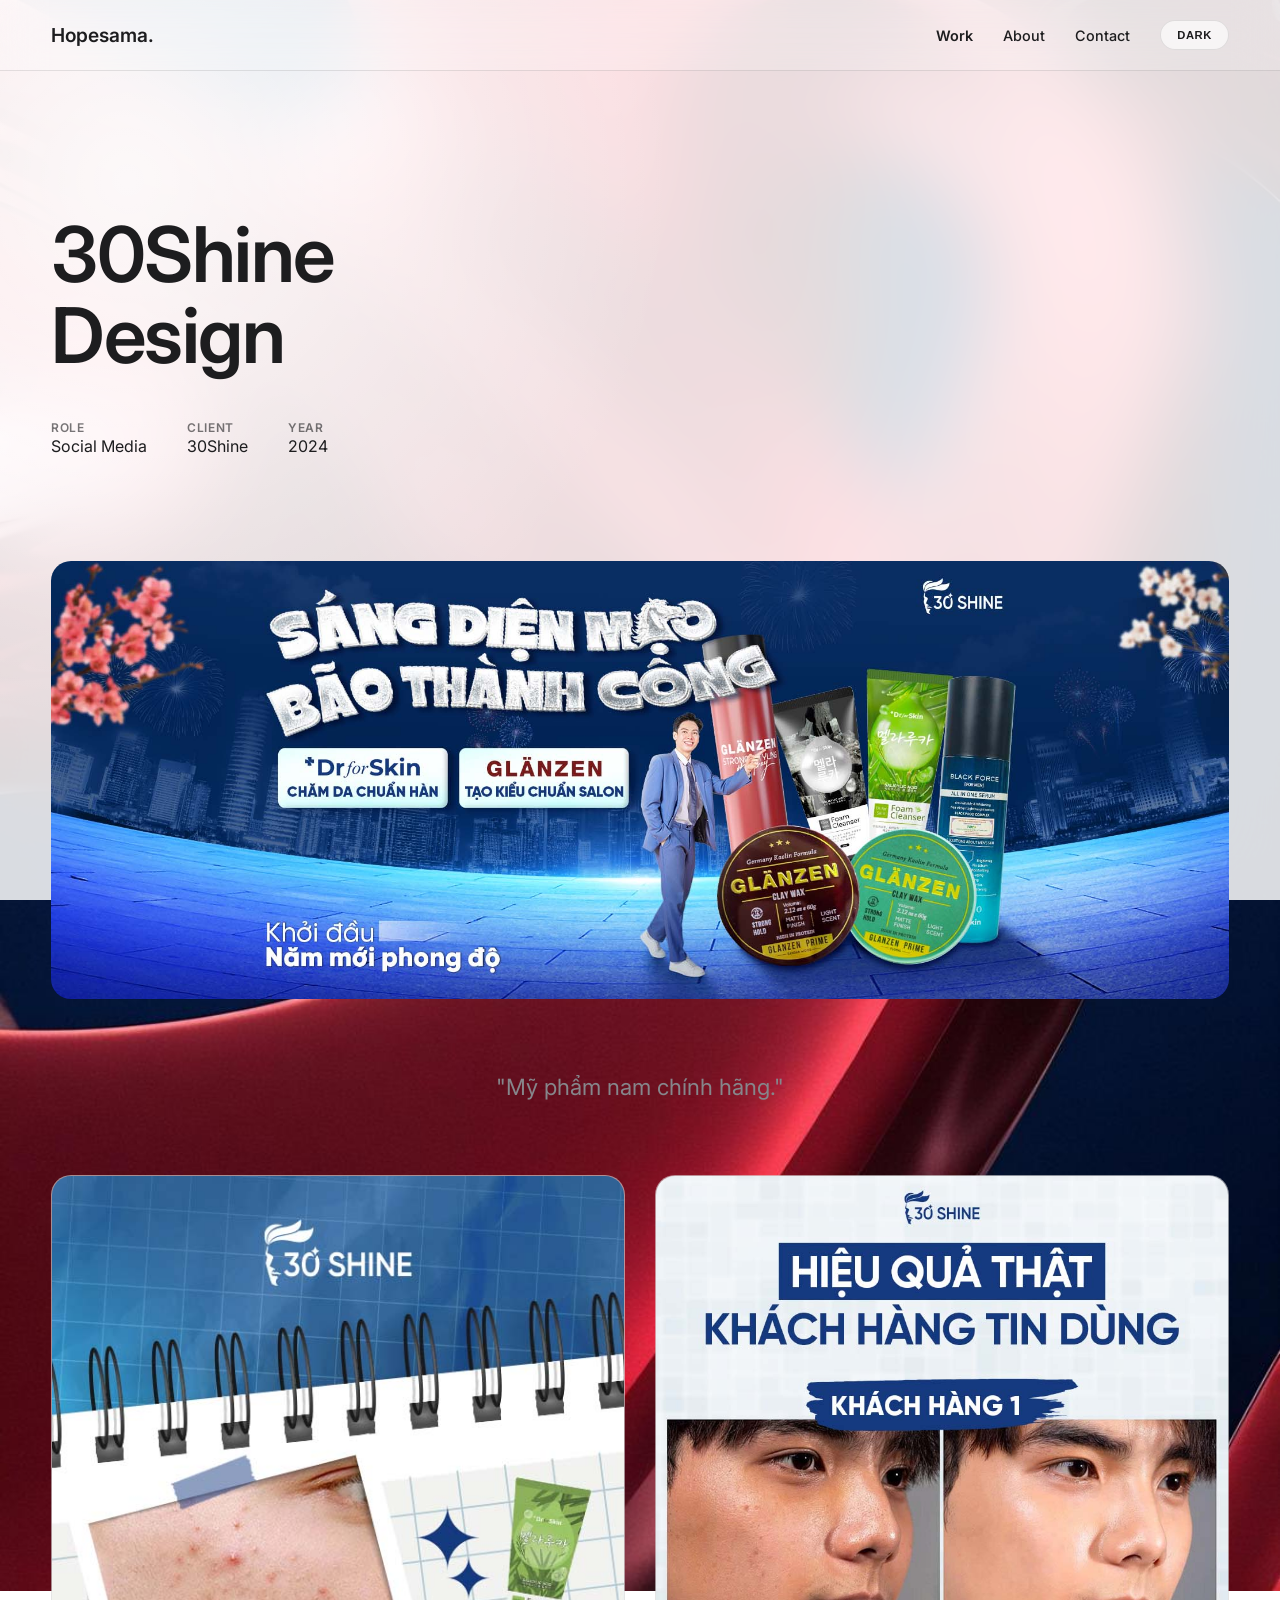
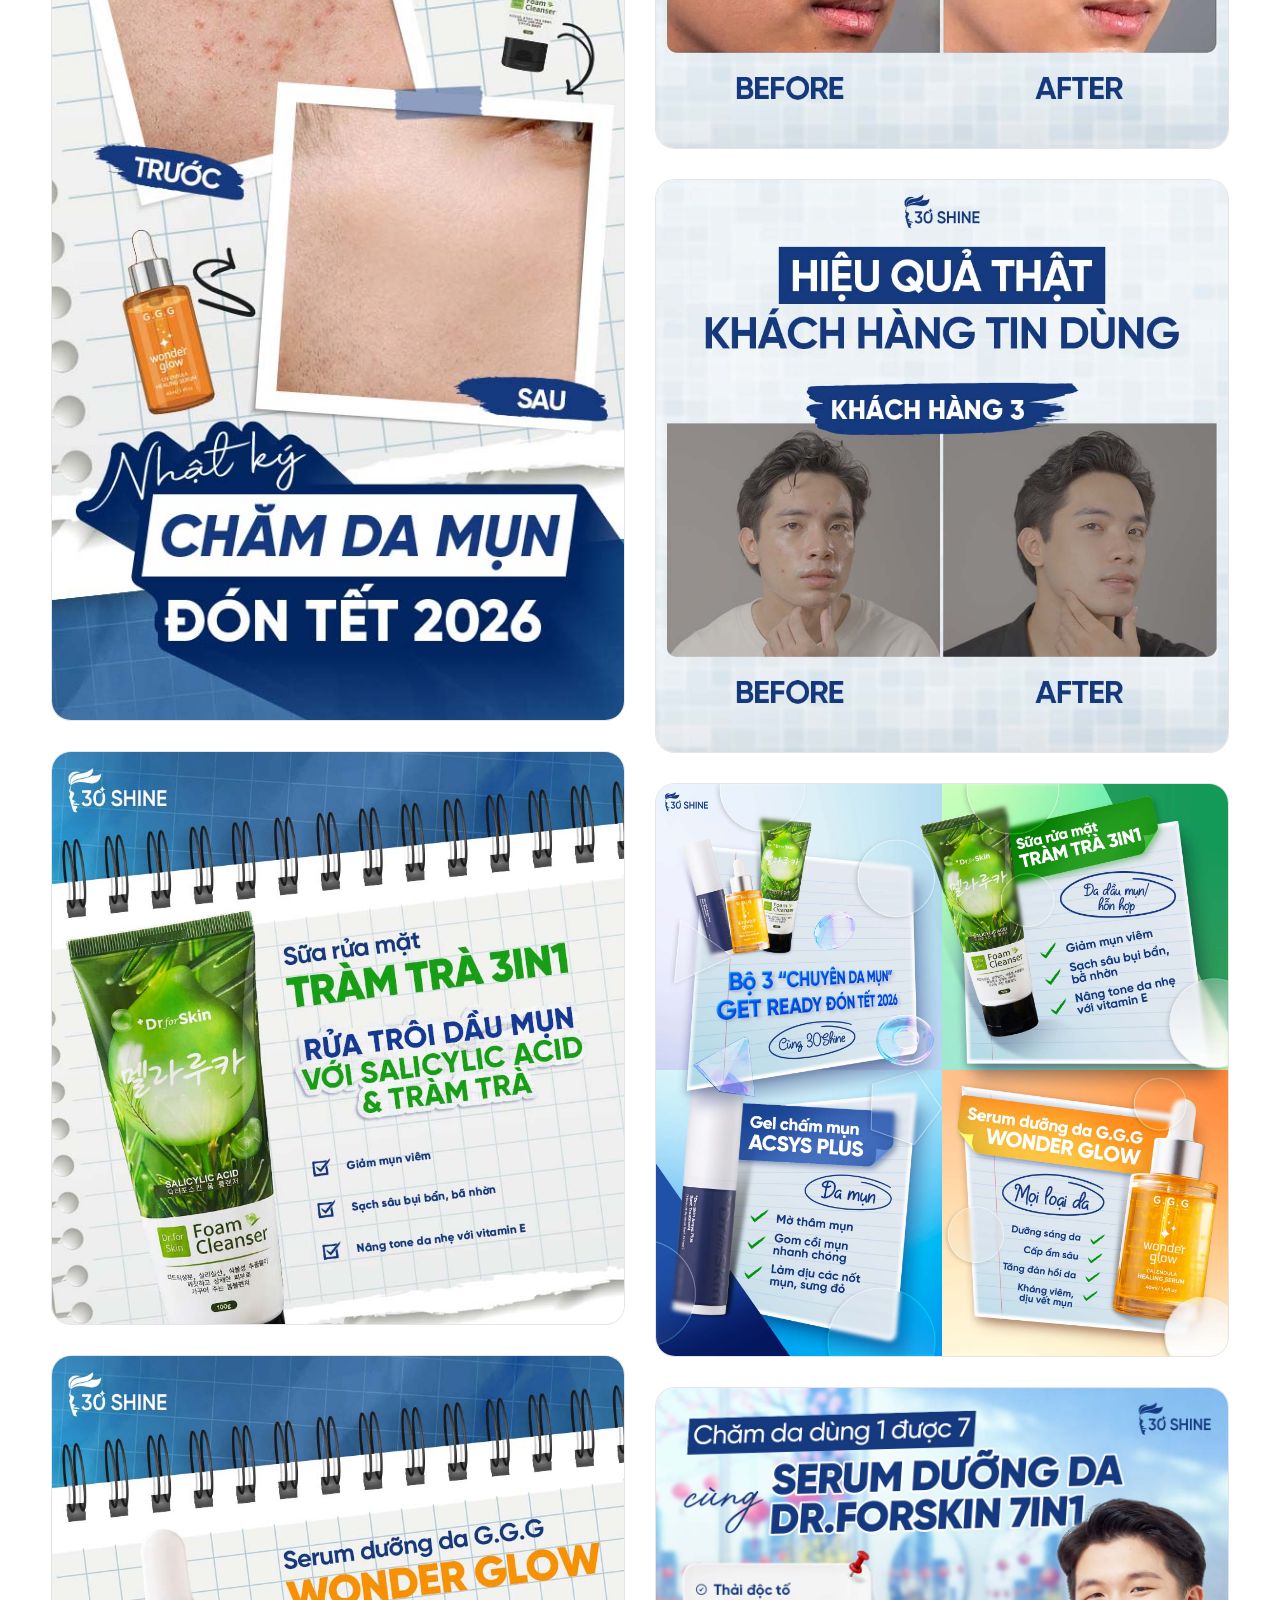
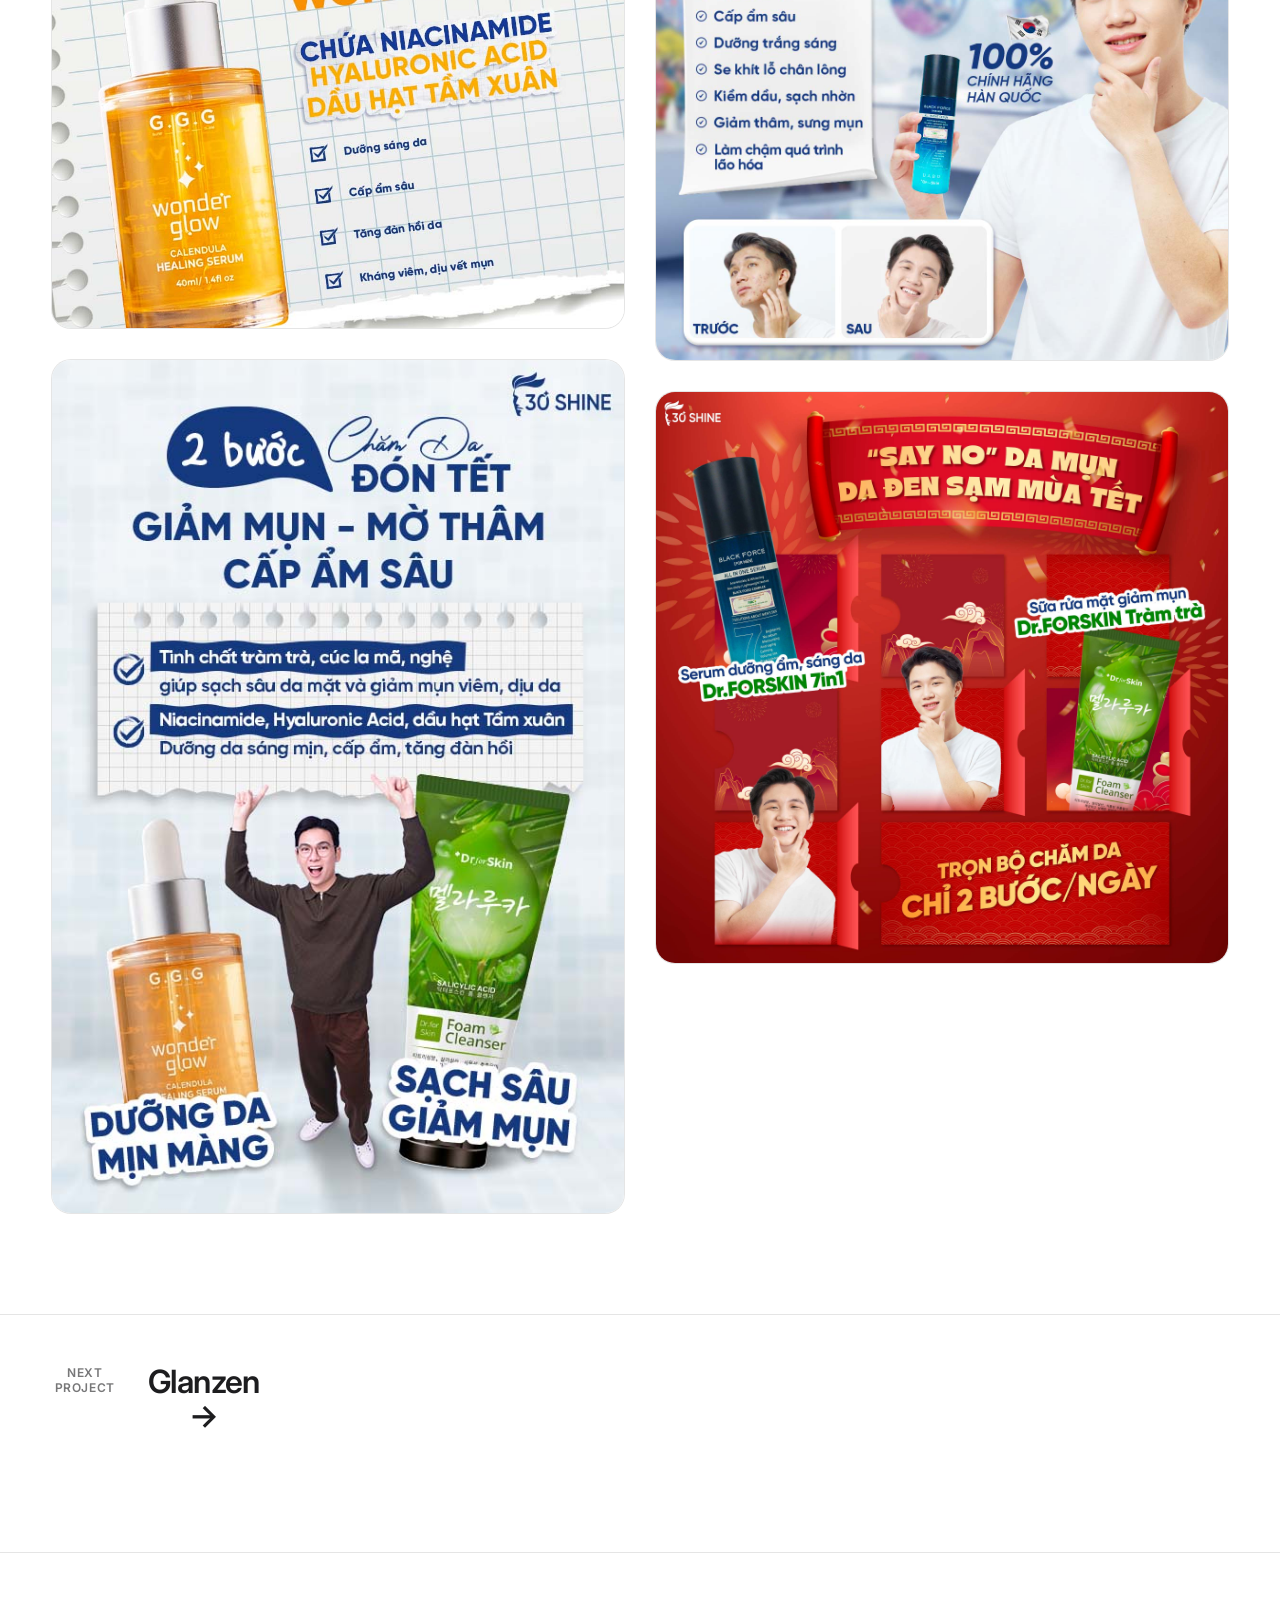
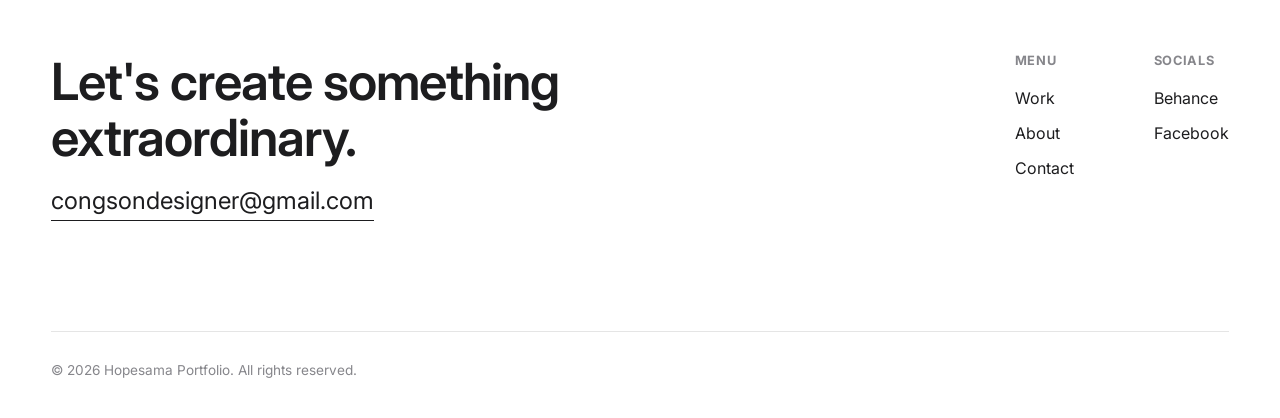
<file: project-30shine.html>
<!DOCTYPE html>
<html lang="vi">
<head>
    <meta charset="UTF-8">
    <meta name="viewport" content="width=device-width, initial-scale=1.0">
    <title>30Shine | Hopesama</title>
    <link href="https://fonts.googleapis.com/css2?family=Inter:wght@300;400;500;600&display=swap" rel="stylesheet">
    <link rel="stylesheet" href="style.css">
    <script src="main.js"></script>
</head>
<body>
    <div class="cursor-dot" data-cursor-dot></div><div class="cursor-outline" data-cursor-outline></div>
    <div id="app-header"></div>
    <main>
        <section class="detail-hero"><div class="container"><div class="col-12"><h1 class="text-display fade-in">30Shine<br>Design</h1><div class="detail-meta fade-in"><div><span class="text-label">Role</span><br>Social Media</div><div><span class="text-label">Client</span><br>30Shine</div><div><span class="text-label">Year</span><br>2024</div></div></div></div></section>
        <section class="container detail-gallery">
            <div class="col-12 fade-up"><img src="images/image1.jpg" class="gallery-img" alt="Hero"></div>
            <div class="col-8 fade-up" style="margin: 40px auto; text-align: center;"><p class="text-body" style="font-size: 1.4rem;">"Mỹ phẩm nam chính hãng."</p></div>
            
            <div class="col-12 fade-up">
                <div class="masonry-gallery">
                    <div class="masonry-item"><img src="images/image2.jpg" loading="lazy"></div>
                    <div class="masonry-item"><img src="images/image3.jpg" loading="lazy"></div>
                    <div class="masonry-item"><img src="images/image4.jpg" loading="lazy"></div>
                    <div class="masonry-item"><img src="images/image5.jpg" loading="lazy"></div>
                    <div class="masonry-item"><img src="images/image6.jpg" loading="lazy"></div>
                    <div class="masonry-item"><img src="images/image7.jpg" loading="lazy"></div>
                    <div class="masonry-item"><img src="images/image8.jpg" loading="lazy"></div>
                    <div class="masonry-item"><img src="images/image9.jpg" loading="lazy"></div>
                    <div class="masonry-item"><img src="images/image10.jpg" loading="lazy"></div>
                </div>
            </div>
        </section>
        <section class="container" style="margin-top: 100px; padding-top: 50px; border-top: 1px solid var(--border-color); text-align: center;"><span class="text-label">Next Project</span><h3><a href="project-glanzen.html" class="text-display" style="font-size: 2rem;">Glanzen &rarr;</a></h3></section>
    </main>
    <div id="app-footer"></div>
    <script src="main.js"></script>
</body>
</html>
</file>
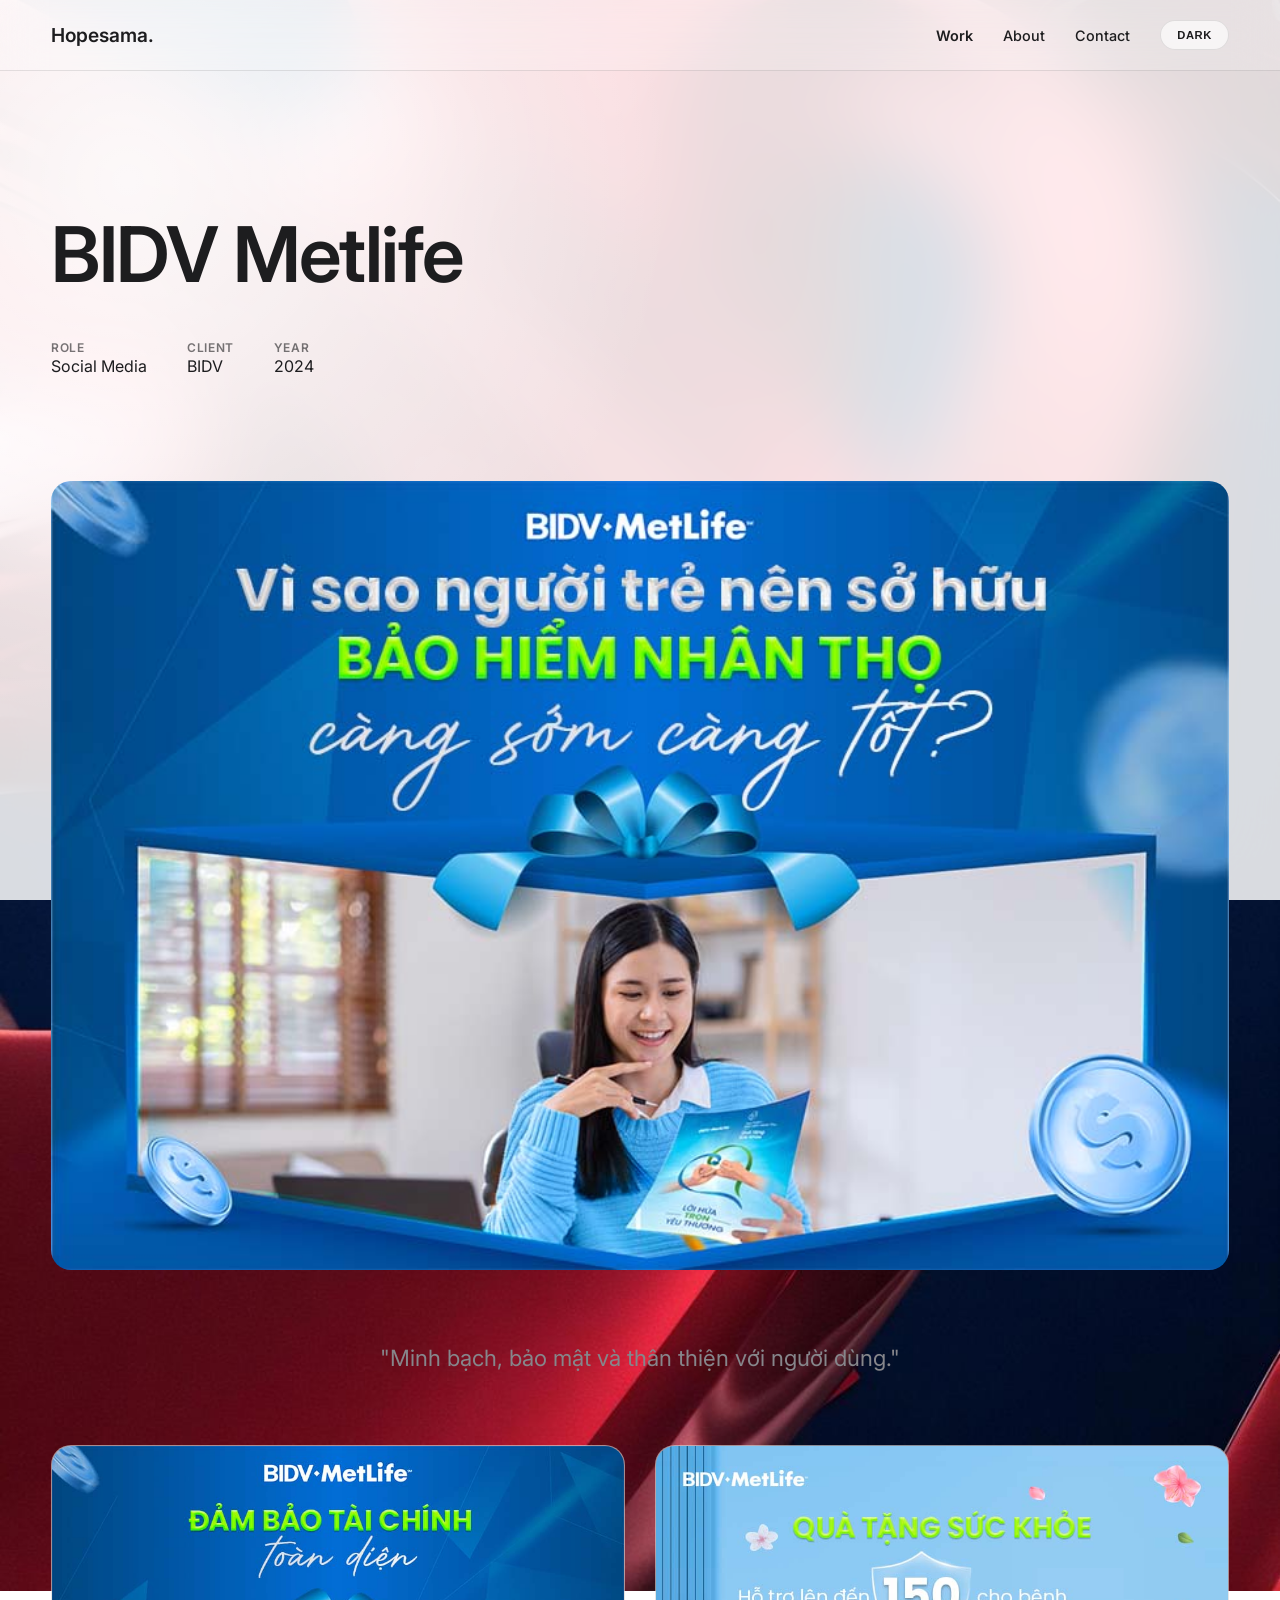
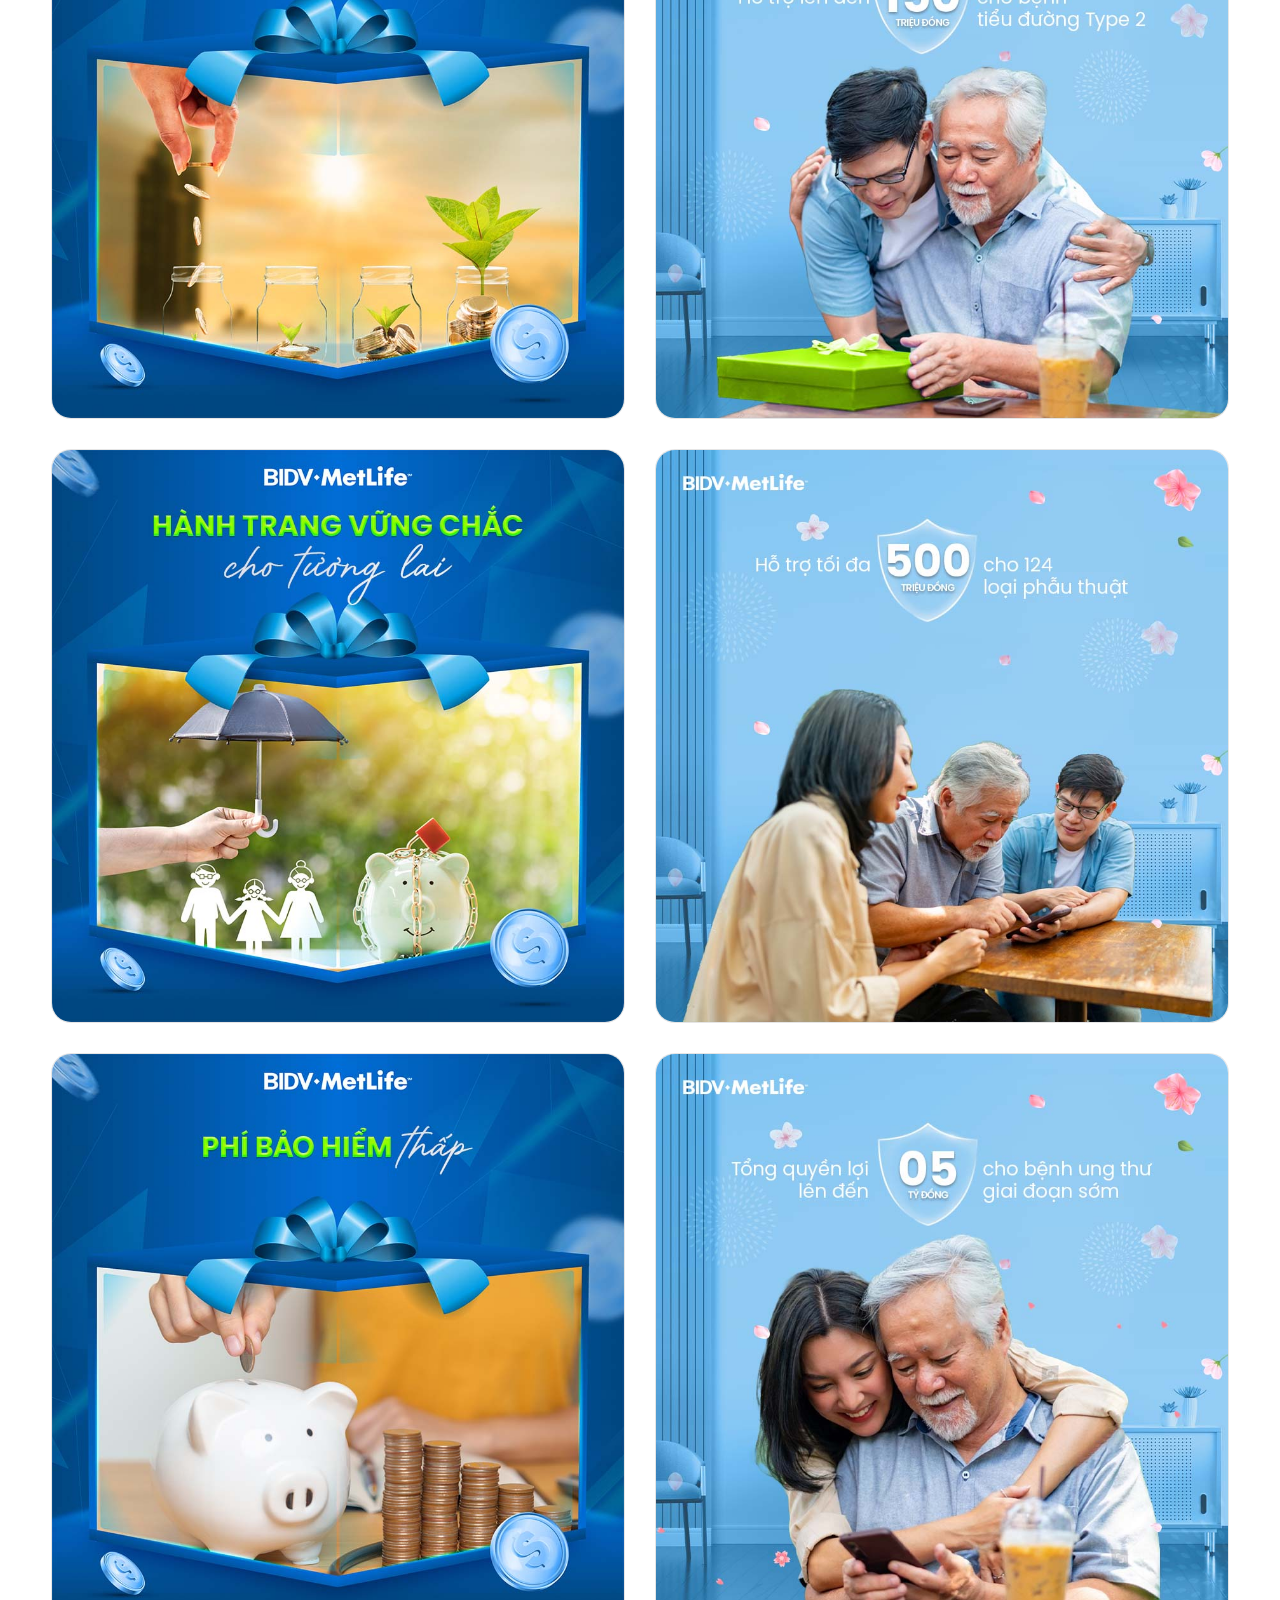
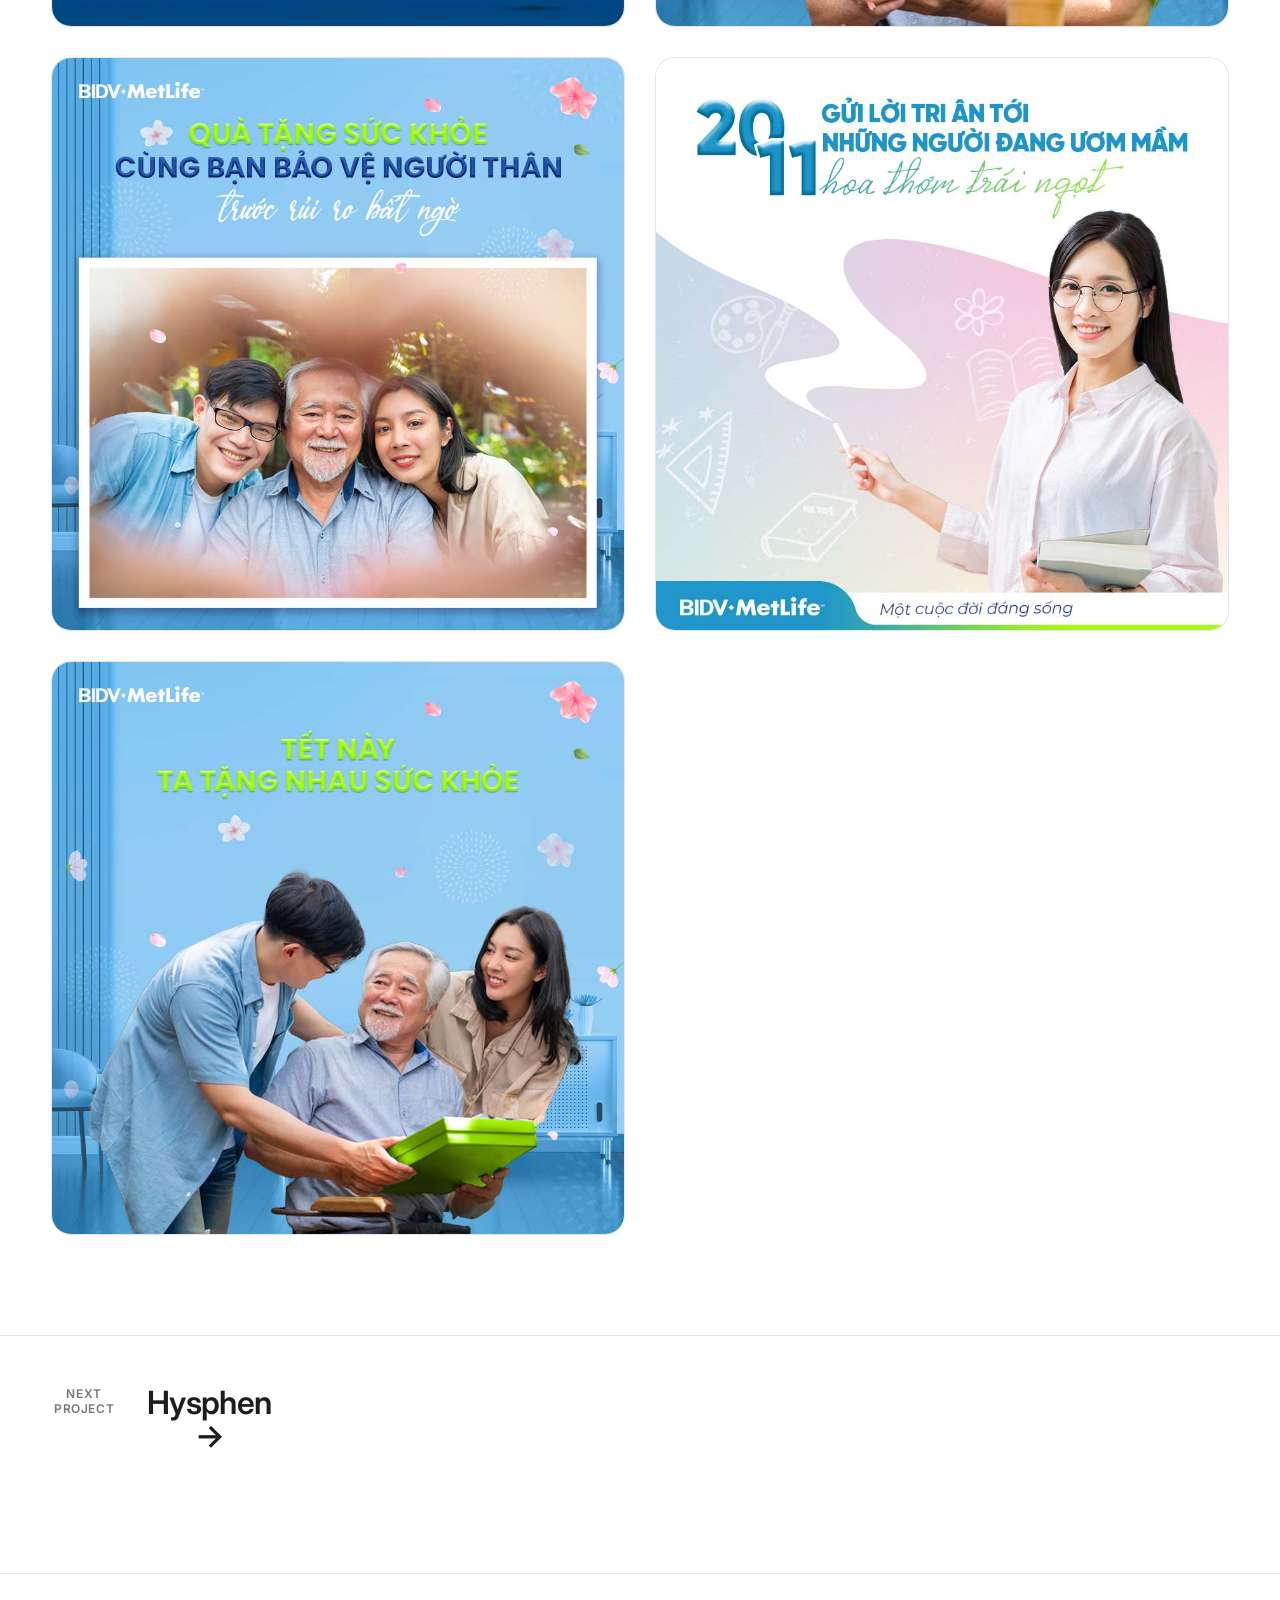
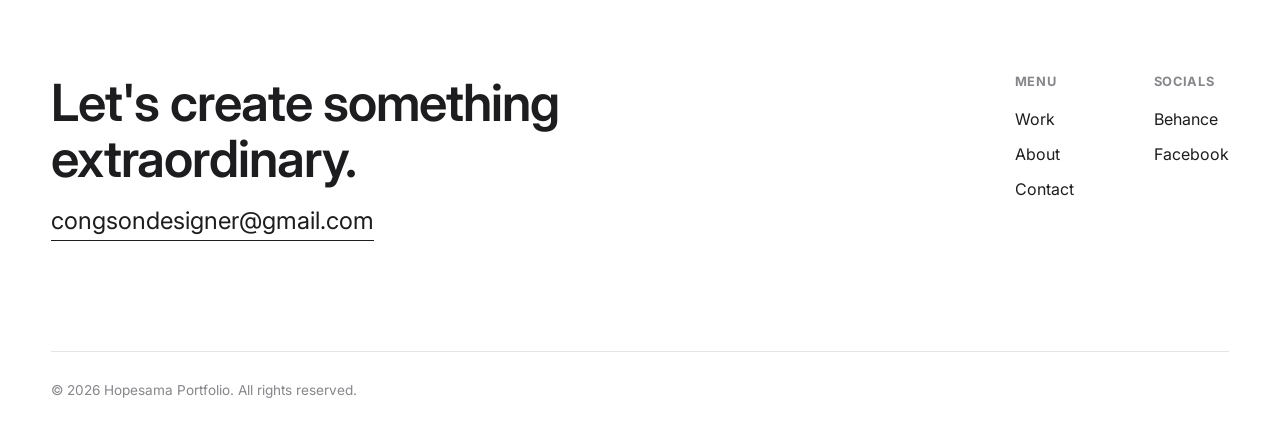
<file: project-bidv.html>
<!DOCTYPE html>
<html lang="vi">
<head>
    <meta charset="UTF-8">
    <meta name="viewport" content="width=device-width, initial-scale=1.0">
    <title>BIDV | Hopesama</title>
    <link href="https://fonts.googleapis.com/css2?family=Inter:wght@300;400;500;600&display=swap" rel="stylesheet">
    <link rel="stylesheet" href="style.css">
    <script src="main.js"></script>
</head>
<body>
    <div class="cursor-dot" data-cursor-dot></div><div class="cursor-outline" data-cursor-outline></div>
    <div id="app-header"></div>
    <main>
        <section class="detail-hero"><div class="container"><div class="col-12"><h1 class="text-display fade-in">BIDV Metlife</h1><div class="detail-meta fade-in"><div><span class="text-label">Role</span><br>Social Media</div><div><span class="text-label">Client</span><br>BIDV</div><div><span class="text-label">Year</span><br>2024</div></div></div></div></section>
        <section class="container detail-gallery">
            <div class="col-12 fade-up"><img src="images/image31.jpg" class="gallery-img" alt="Hero"></div>
            <div class="col-8 fade-up" style="margin: 40px auto; text-align: center;"><p class="text-body" style="font-size: 1.4rem;">"Minh bạch, bảo mật và thân thiện với người dùng."</p></div>
            <div class="col-12 fade-up"><div class="masonry-gallery">
                <div class="masonry-item"><img src="images/image32.jpg" loading="lazy"></div>
                <div class="masonry-item"><img src="images/image33.jpg" loading="lazy"></div>
                <div class="masonry-item"><img src="images/image34.jpg" loading="lazy"></div>
                <div class="masonry-item"><img src="images/image35.jpg" loading="lazy"></div>
                <div class="masonry-item"><img src="images/image36.jpg" loading="lazy"></div>
                <div class="masonry-item"><img src="images/image37.jpg" loading="lazy"></div>
                <div class="masonry-item"><img src="images/image38.jpg" loading="lazy"></div>
                <div class="masonry-item"><img src="images/image39.jpg" loading="lazy"></div>
                <div class="masonry-item"><img src="images/image40.jpg" loading="lazy"></div>
            </div></div>
        </section>
        <section class="container" style="margin-top: 100px; padding-top: 50px; border-top: 1px solid var(--border-color); text-align: center;"><span class="text-label">Next Project</span><h3><a href="project-hysphen.html" class="text-display" style="font-size: 2rem;">Hysphen &rarr;</a></h3></section>
    </main>
    <div id="app-footer"></div>
    <script src="main.js"></script>
</body>
</html>
</file>
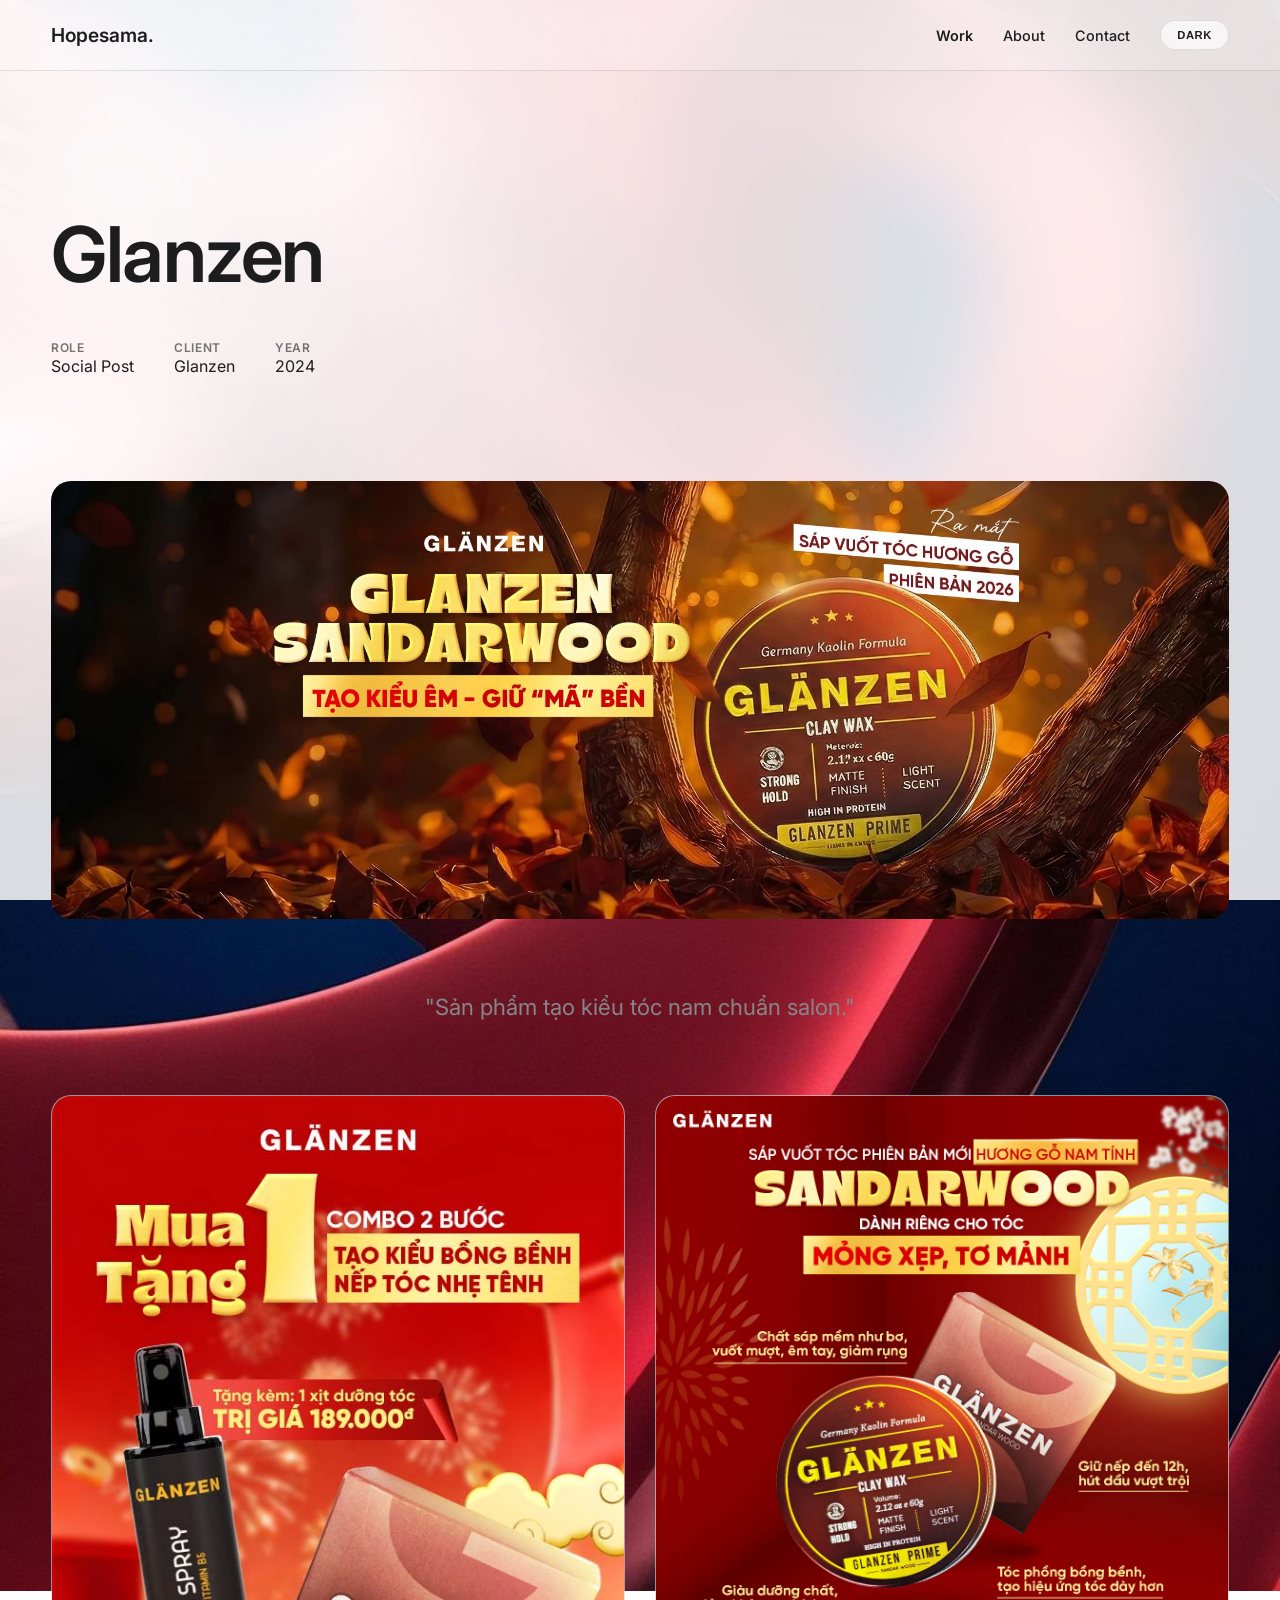
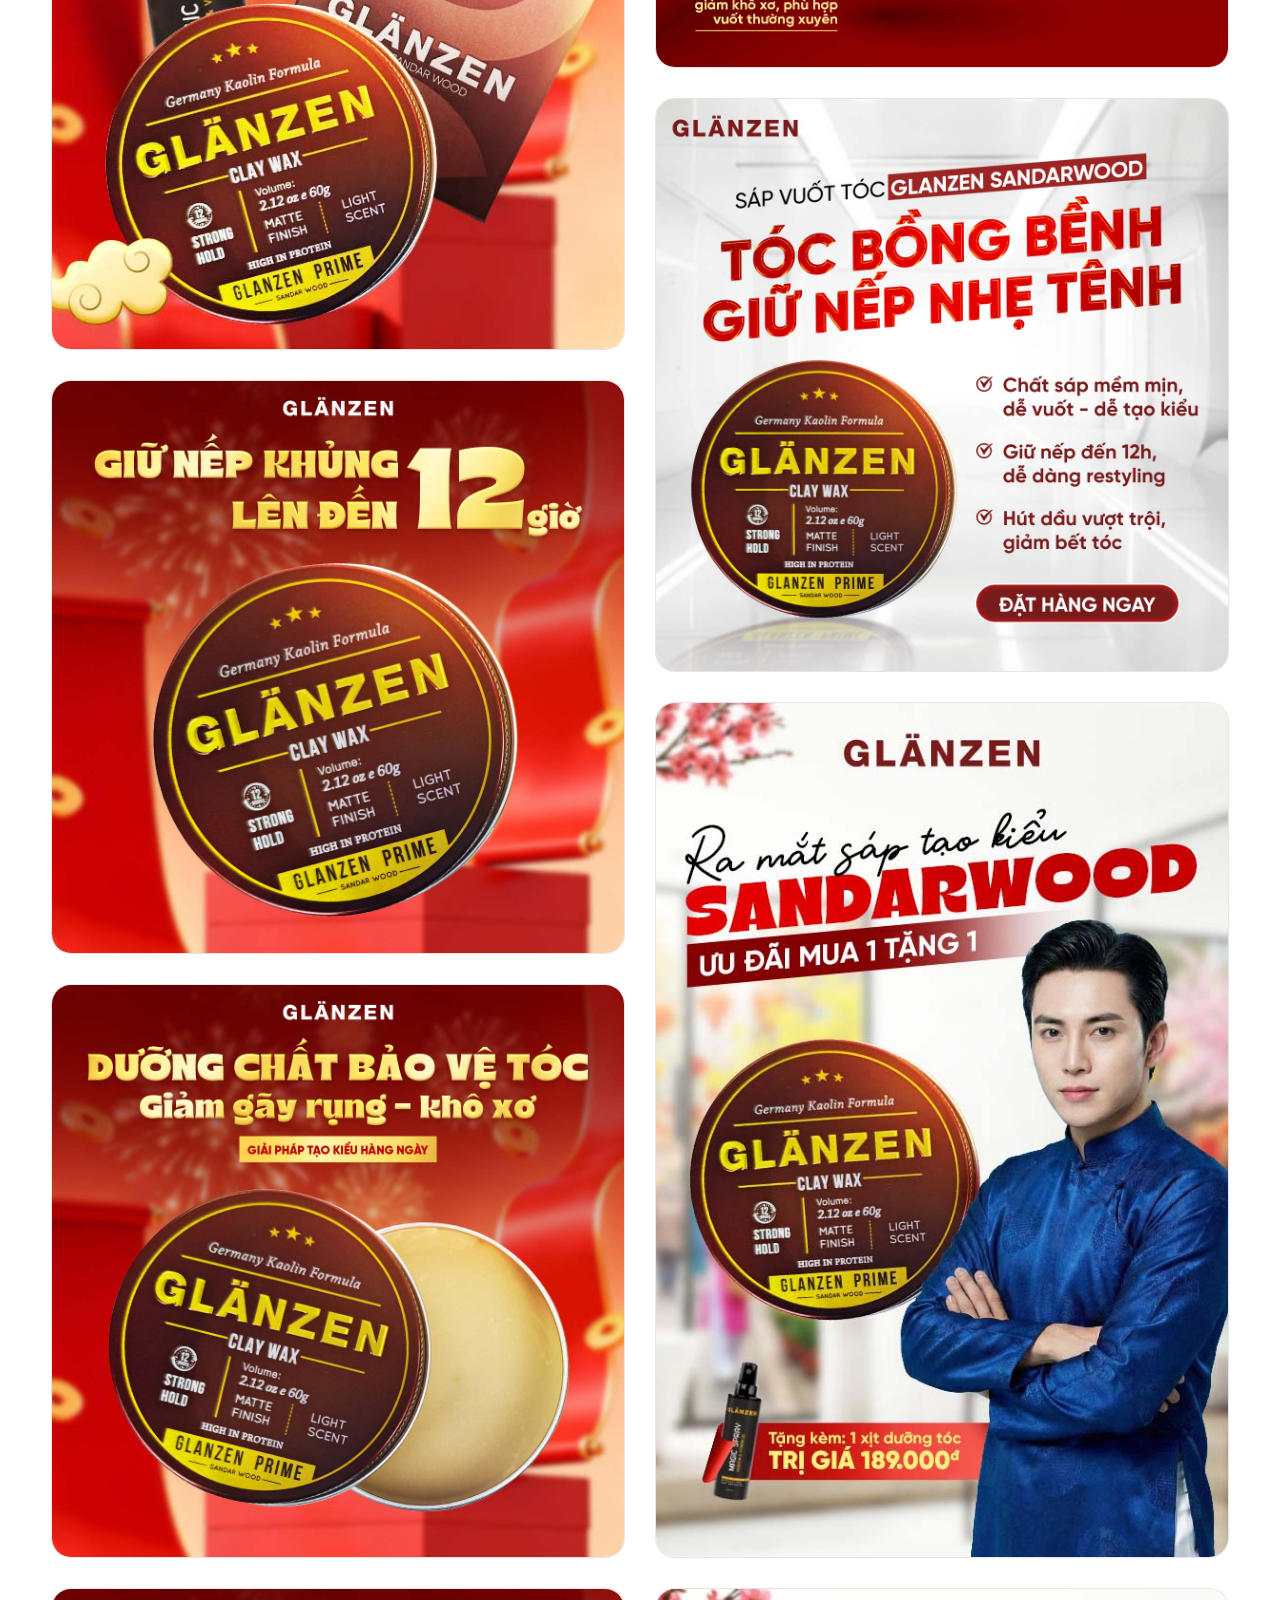
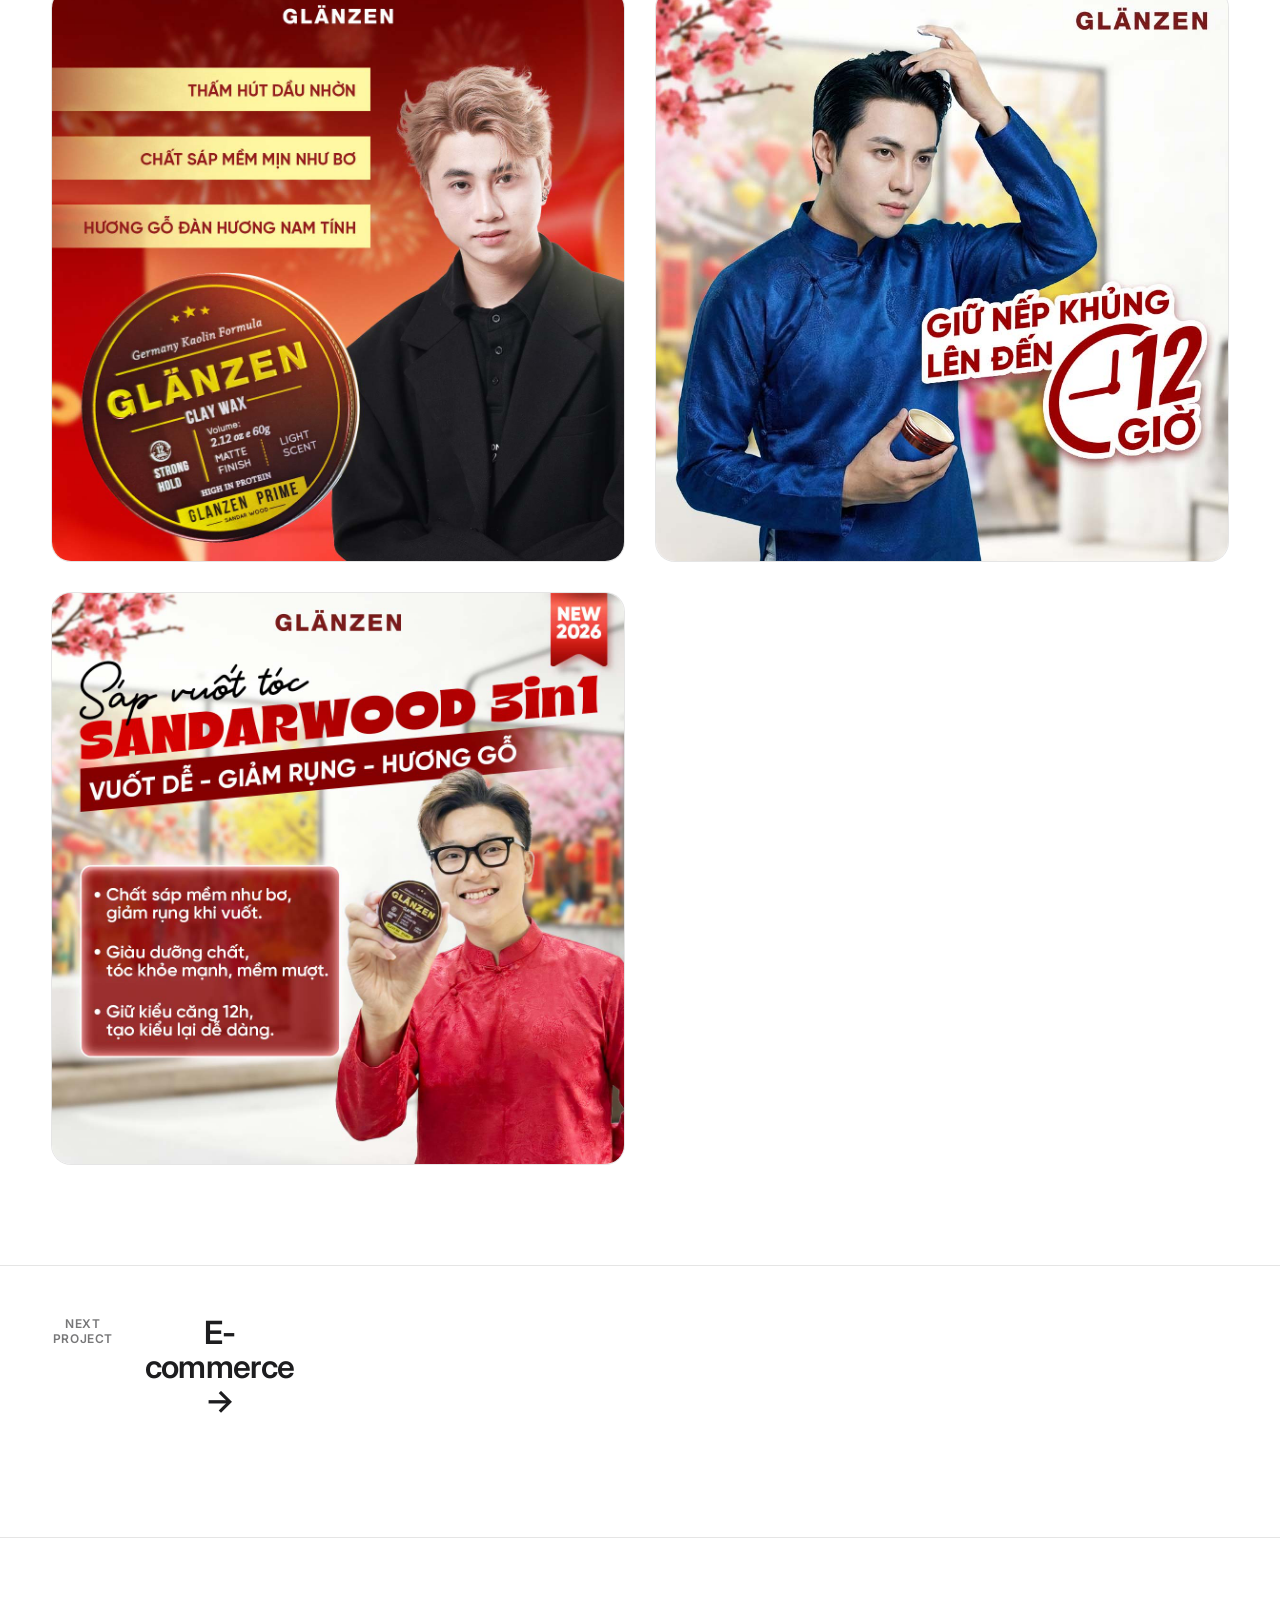
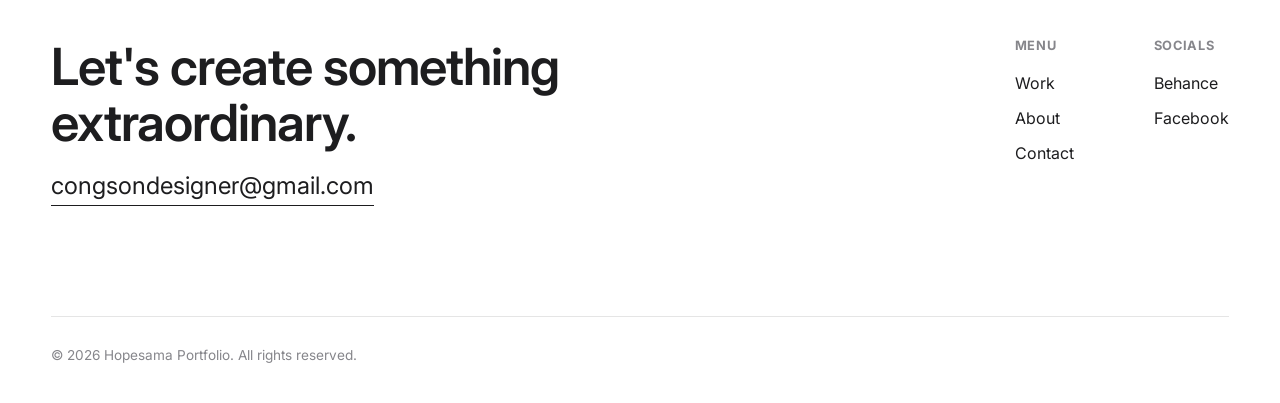
<file: project-glanzen.html>
<!DOCTYPE html>
<html lang="vi">
<head>
    <meta charset="UTF-8">
    <meta name="viewport" content="width=device-width, initial-scale=1.0">
    <title>Glanzen | Hopesama</title>
    <link href="https://fonts.googleapis.com/css2?family=Inter:wght@300;400;500;600&display=swap" rel="stylesheet">
    <link rel="stylesheet" href="style.css">
    <script src="main.js"></script>
</head>
<body>
    <div class="cursor-dot" data-cursor-dot></div><div class="cursor-outline" data-cursor-outline></div>
    <div id="app-header"></div>
    <main>
        <section class="detail-hero"><div class="container"><div class="col-12"><h1 class="text-display fade-in">Glanzen</h1><div class="detail-meta fade-in"><div><span class="text-label">Role</span><br>Social Post</div><div><span class="text-label">Client</span><br>Glanzen</div><div><span class="text-label">Year</span><br>2024</div></div></div></div></section>
        <section class="container detail-gallery">
            <div class="col-12 fade-up"><img src="images/image11.jpg" class="gallery-img" alt="Hero"></div>
            <div class="col-8 fade-up" style="margin: 40px auto; text-align: center;"><p class="text-body" style="font-size: 1.4rem;">"Sản phẩm tạo kiểu tóc nam chuẩn salon."</p></div>
            <div class="col-12 fade-up"><div class="masonry-gallery">
                <div class="masonry-item"><img src="images/image12.jpg" loading="lazy"></div>
                <div class="masonry-item"><img src="images/image13.jpg" loading="lazy"></div>
                <div class="masonry-item"><img src="images/image14.jpg" loading="lazy"></div>
                <div class="masonry-item"><img src="images/image15.jpg" loading="lazy"></div>
                <div class="masonry-item"><img src="images/image16.jpg" loading="lazy"></div>
                <div class="masonry-item"><img src="images/image17.jpg" loading="lazy"></div>
                <div class="masonry-item"><img src="images/image18.jpg" loading="lazy"></div>
                <div class="masonry-item"><img src="images/image19.jpg" loading="lazy"></div>
                <div class="masonry-item"><img src="images/image20.jpg" loading="lazy"></div>
            </div></div>
        </section>
        <section class="container" style="margin-top: 100px; padding-top: 50px; border-top: 1px solid var(--border-color); text-align: center;"><span class="text-label">Next Project</span><h3><a href="project-tmdt.html" class="text-display" style="font-size: 2rem;">E-commerce &rarr;</a></h3></section>
    </main>
    <div id="app-footer"></div>
    <script src="main.js"></script>
</body>
</html>
</file>
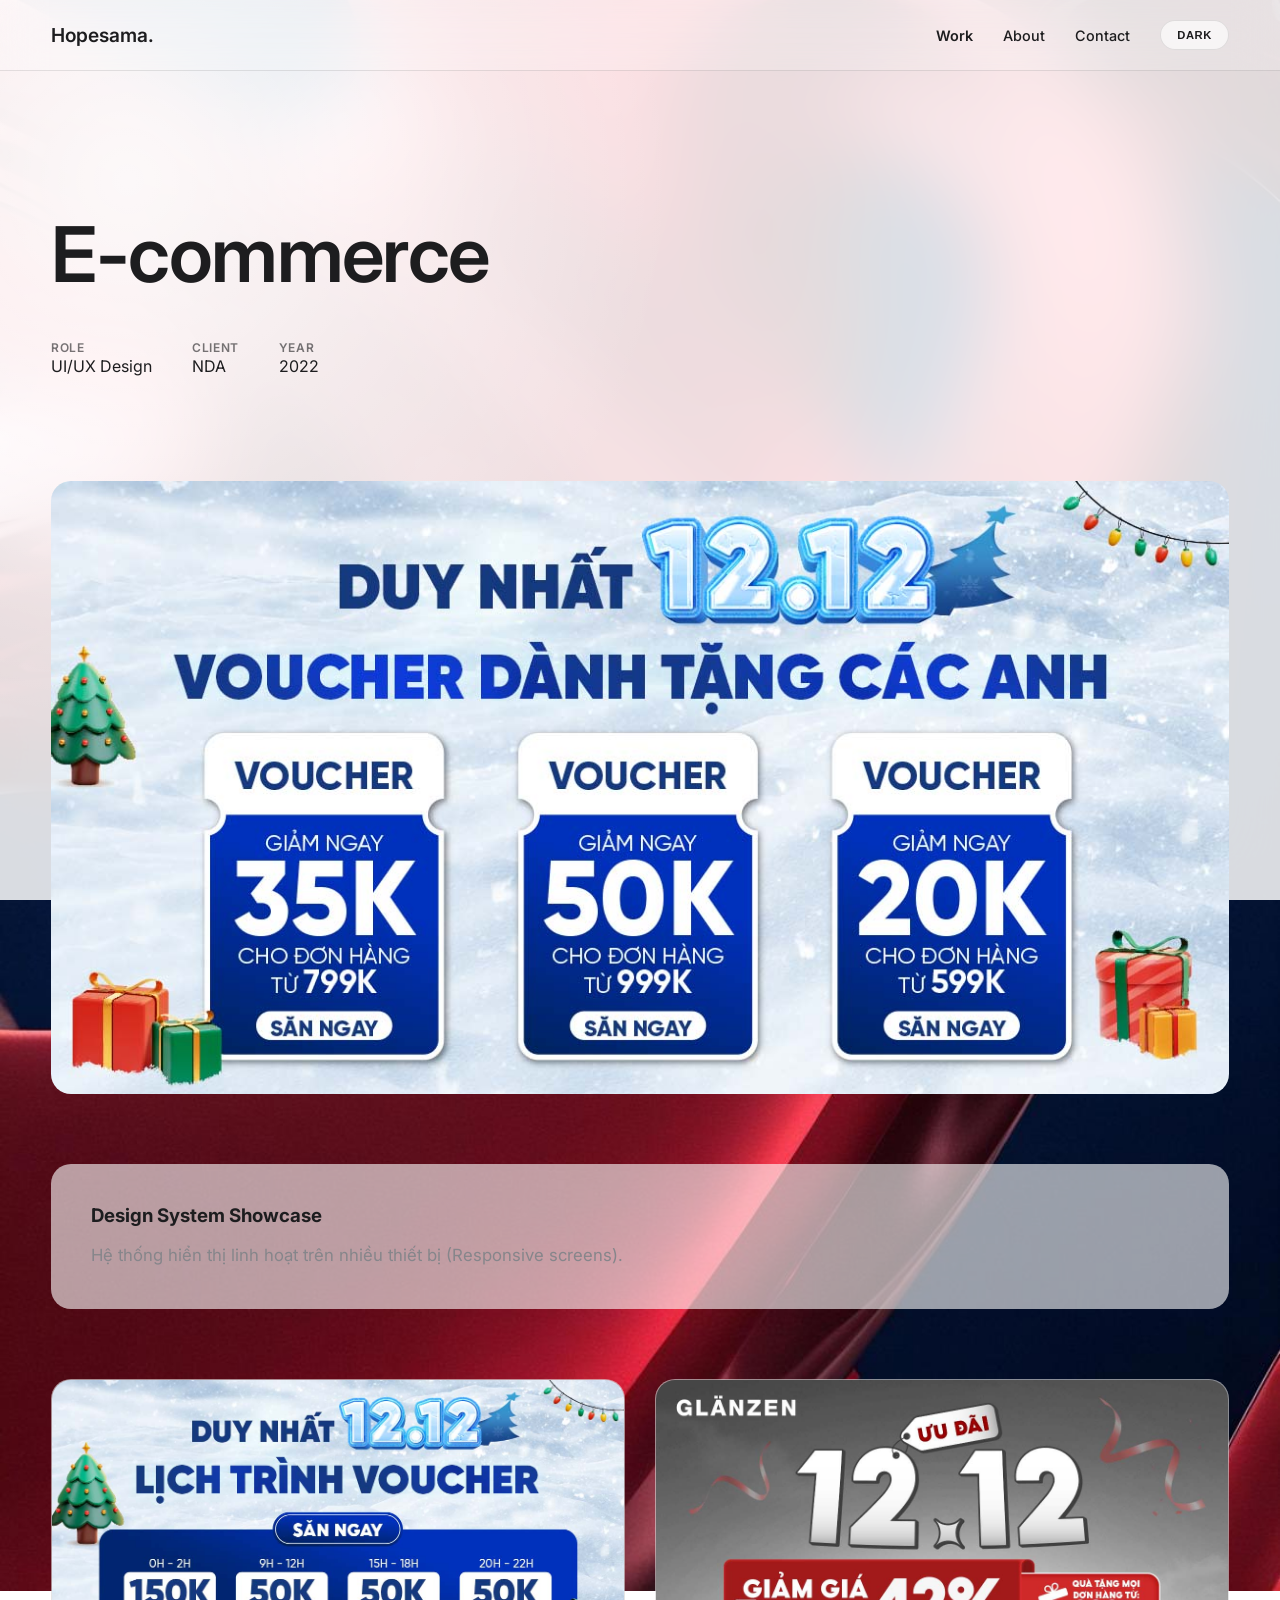
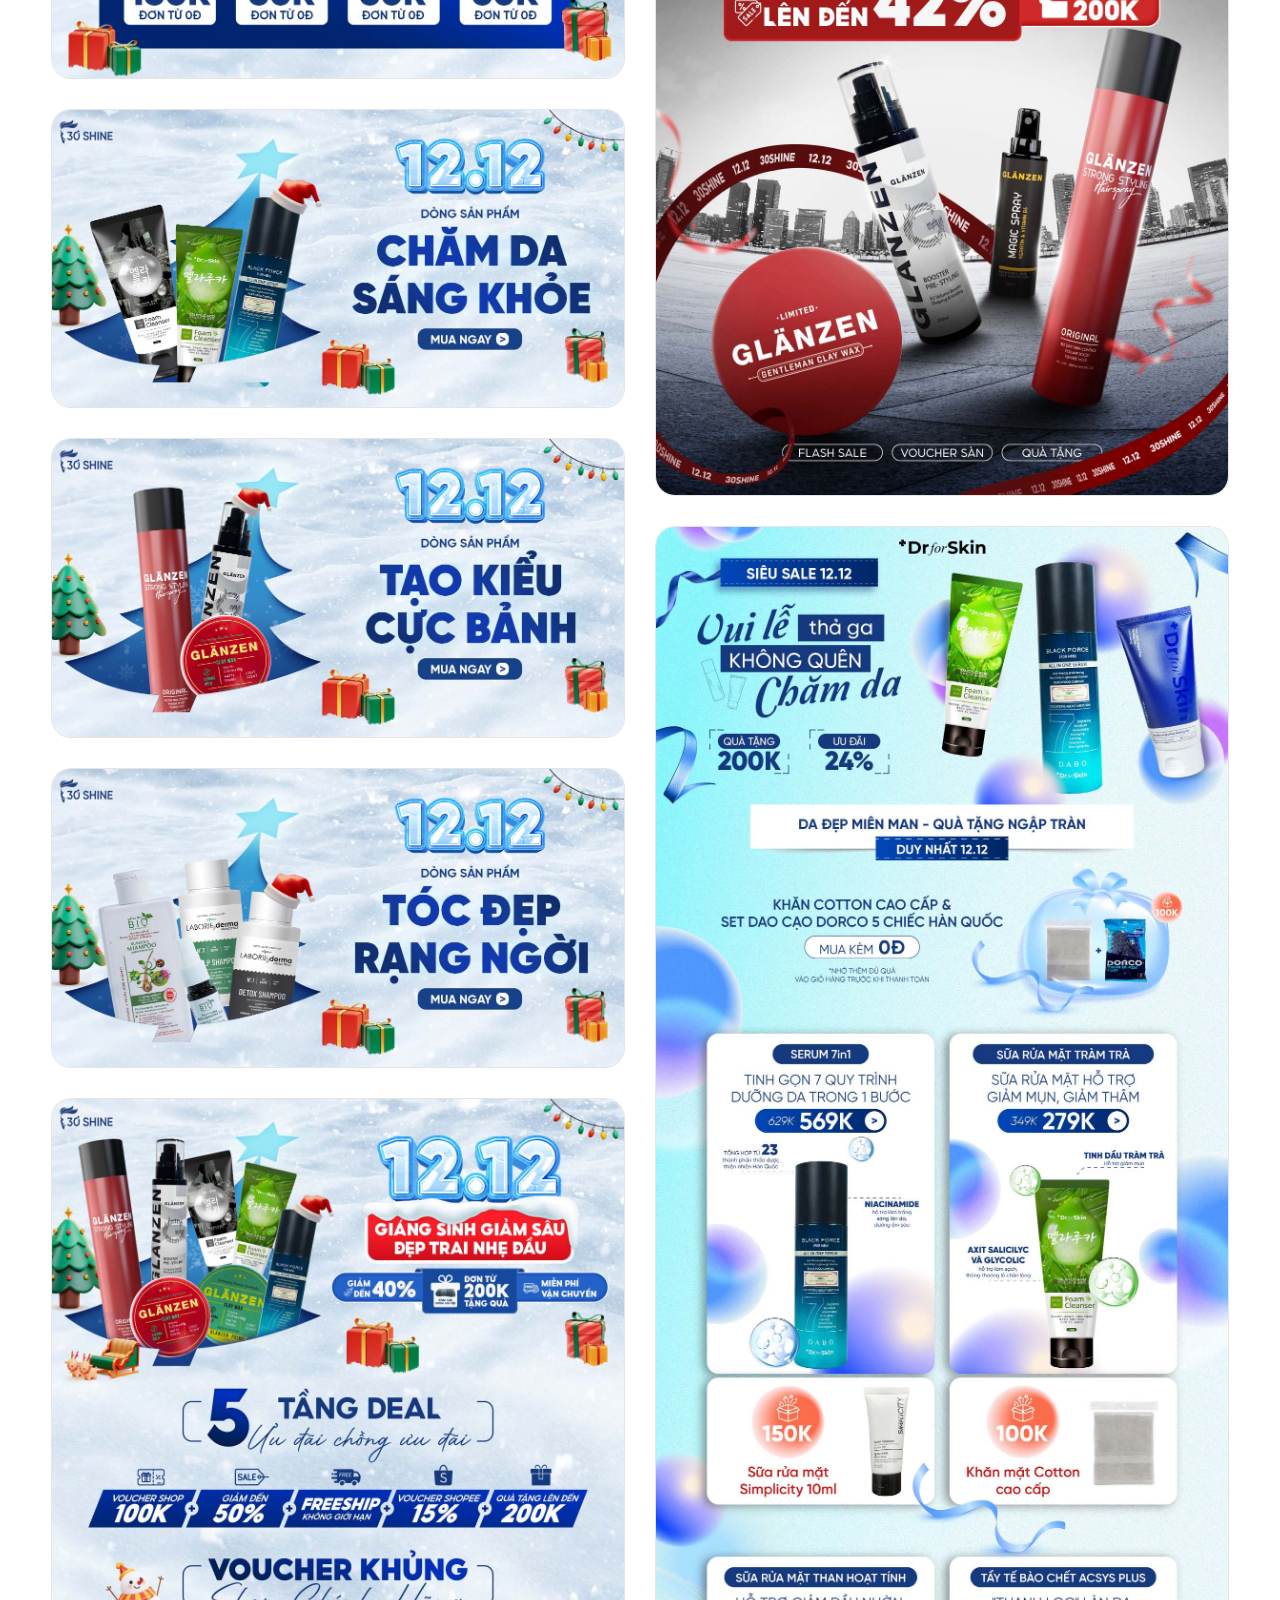
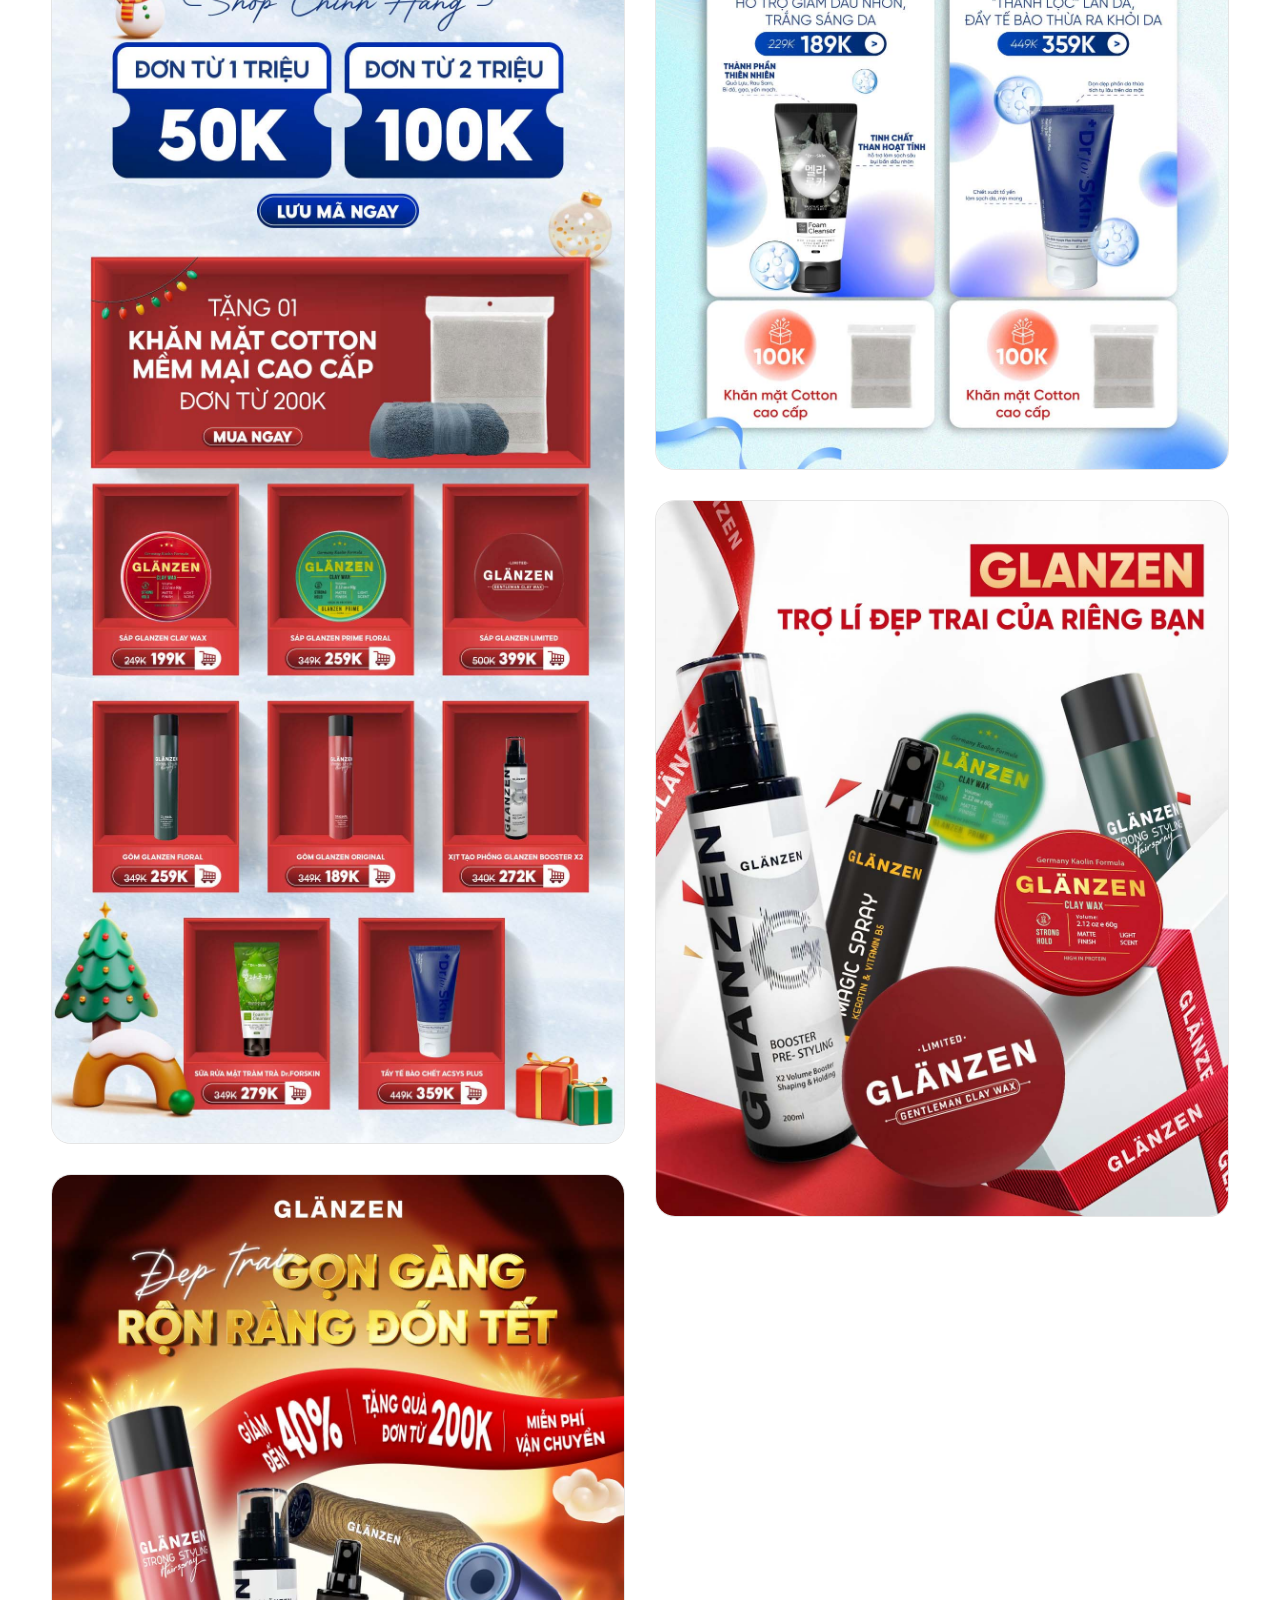
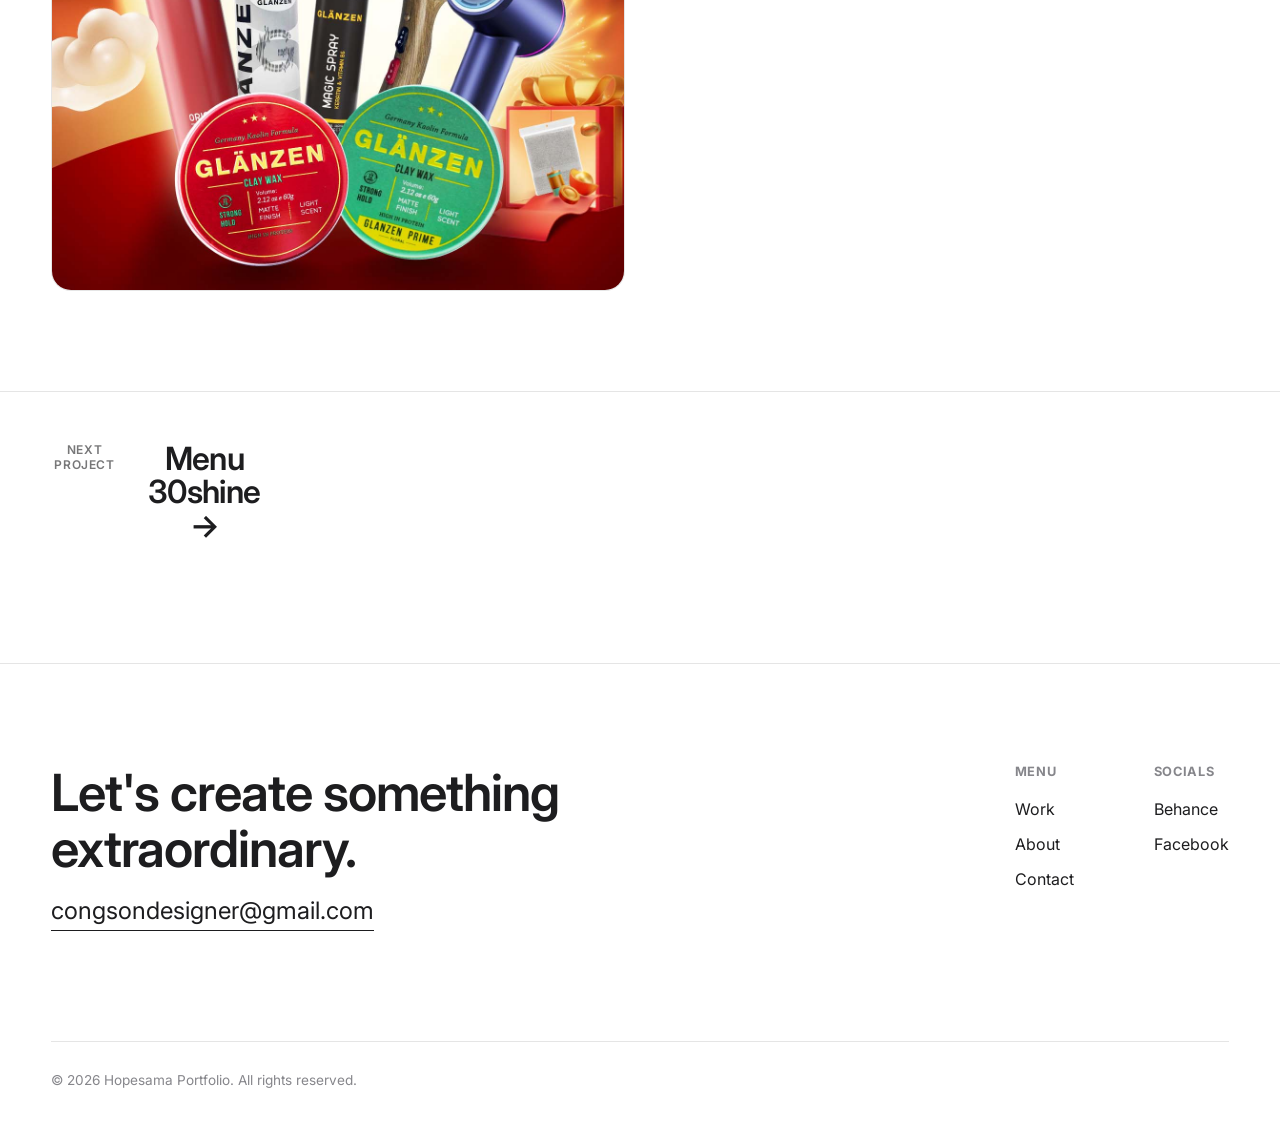
<file: project-tmdt.html>
<!DOCTYPE html>
<html lang="vi">
<head>
    <meta charset="UTF-8">
    <meta name="viewport" content="width=device-width, initial-scale=1.0">
    <title>TMĐT | Hopesama</title>
    <link href="https://fonts.googleapis.com/css2?family=Inter:wght@300;400;500;600&display=swap" rel="stylesheet">
    <link rel="stylesheet" href="style.css">
    <script src="main.js"></script>
</head>
<body>
    <div class="cursor-dot" data-cursor-dot></div><div class="cursor-outline" data-cursor-outline></div>
    <div id="app-header"></div>
    <main>
        <section class="detail-hero"><div class="container"><div class="col-12"><h1 class="text-display fade-in">E-commerce</h1><div class="detail-meta fade-in"><div><span class="text-label">Role</span><br>UI/UX Design</div><div><span class="text-label">Client</span><br>NDA</div><div><span class="text-label">Year</span><br>2022</div></div></div></div></section>
        <section class="container detail-gallery">
            <div class="col-12 fade-up"><img src="images/image21.jpg" class="gallery-img" alt="Hero"></div>
            <div class="col-12 fade-up" style="margin: 40px 0; background: var(--surface-color); padding: 40px; border-radius: 20px;"><h3 style="margin-bottom: 15px;">Design System Showcase</h3><p class="text-body">Hệ thống hiển thị linh hoạt trên nhiều thiết bị (Responsive screens).</p></div>
            <div class="col-12 fade-up"><div class="masonry-gallery">
                <div class="masonry-item"><img src="images/image22.jpg" loading="lazy"></div>
                <div class="masonry-item"><img src="images/image23.jpg" loading="lazy"></div>
                <div class="masonry-item"><img src="images/image24.jpg" loading="lazy"></div>
                <div class="masonry-item"><img src="images/image25.jpg" loading="lazy"></div>
                <div class="masonry-item"><img src="images/image26.jpg" loading="lazy"></div>
                <div class="masonry-item"><img src="images/image27.jpg" loading="lazy"></div>
                <div class="masonry-item"><img src="images/image28.jpg" loading="lazy"></div>
                <div class="masonry-item"><img src="images/image29.jpg" loading="lazy"></div>
                <div class="masonry-item"><img src="images/image30.jpg" loading="lazy"></div>
            </div></div>
        </section>
        <section class="container" style="margin-top: 100px; padding-top: 50px; border-top: 1px solid var(--border-color); text-align: center;"><span class="text-label">Next Project</span><h3><a href="project-brochure.html" class="text-display" style="font-size: 2rem;">Menu 30shine &rarr;</a></h3></section>
    </main>
    <div id="app-footer"></div>
    <script src="main.js"></script>
</body>
</html>
</file>
<file: style.css>
/* --- FILE: style.css --- */

/* 1. VARIABLES */
:root {
    --bg-color: #ffffff;
    --text-color: #1d1d1f;
    --secondary-color: #86868b;
    --border-color: rgba(0, 0, 0, 0.1);
    --surface-color: rgba(255, 255, 255, 0.6);
    --grid-gap: 30px;
    --container-padding: 4vw;
}

body.dark-mode {
    --bg-color: #050507;
    --text-color: #f5f5f7;
    --secondary-color: #a1a1a6;
    --border-color: rgba(255, 255, 255, 0.1);
    --surface-color: rgba(30, 30, 32, 0.6);
}

* { margin: 0; padding: 0; box-sizing: border-box; }

/* 2. BODY & BACKGROUND */
body { 
    background-color: var(--bg-color); 
    color: var(--text-color); 
    font-family: 'Inter', -apple-system, BlinkMacSystemFont, sans-serif; 
    transition: color 0.3s, background-color 0.3s;
    -webkit-font-smoothing: antialiased; 
    overflow-x: hidden; 
    cursor: auto; 
    position: relative; 
    min-height: 100vh;
    background-image: url('images/background.jpg');
    background-size: cover; 
    background-position: center; 
    background-attachment: fixed; 
    background-repeat: no-repeat;
}

body.mouse-active { cursor: none !important; }
body.mouse-active a, body.mouse-active button, body.mouse-active input, body.mouse-active textarea { cursor: none !important; }

body::before {
    content: ""; position: fixed; top: 0; left: 0; width: 100%; height: 100%; z-index: -1;
    background: radial-gradient(circle at 10% 20%, rgba(255, 255, 255, 0.8), transparent 40%), rgba(255, 255, 255, 0.85);
    backdrop-filter: blur(40px); -webkit-backdrop-filter: blur(40px);
    transition: background 0.3s ease;
}
body.dark-mode::before {
    background: radial-gradient(circle at 90% 80%, rgba(30, 30, 40, 0.8), transparent 40%), rgba(10, 10, 12, 0.92);
}

/* 3. TYPOGRAPHY & LINKS */
a, a:visited, a:active { text-decoration: none; color: var(--text-color) !important; transition: opacity 0.2s; cursor: inherit; }
a:hover { opacity: 0.7; color: var(--text-color) !important; }
ul { list-style: none; } img, video { max-width: 100%; display: block; height: auto; }

.text-display { font-size: clamp(2.5rem, 6vw, 5rem); line-height: 1.05; letter-spacing: -0.02em; font-weight: 600; }
.text-label { font-size: 0.75rem; text-transform: uppercase; letter-spacing: 0.05em; font-weight: 600; opacity: 0.6; }
.text-body { font-size: 1.05rem; color: var(--secondary-color); line-height: 1.6; }

/* 4. LAYOUT & HEADER */
.container { padding: 0 var(--container-padding); display: grid; grid-template-columns: repeat(12, 1fr); gap: var(--grid-gap); max-width: 1600px; margin: 0 auto; position: relative; z-index: 1; }
.col-12 { grid-column: span 12; } .col-8 { grid-column: span 8; } .col-6 { grid-column: span 6; } .col-4 { grid-column: span 4; }

header { 
    padding: 20px 0; 
    position: fixed; 
    top: 0; left: 0; width: 100%;
    z-index: 1000; 
    background: rgba(255, 255, 255, 0.2); 
    border-bottom: 1px solid var(--border-color); 
    backdrop-filter: blur(20px); 
}
body.dark-mode header { background: rgba(0, 0, 0, 0.2); }

.nav-links { display: flex; gap: 30px; justify-content: flex-end; align-items: center; }
.nav-link { font-size: 0.9rem; font-weight: 500; } .nav-link.active { color: var(--text-color); font-weight: 600; }
.theme-btn { background: var(--surface-color); border: 1px solid var(--border-color); color: var(--text-color); padding: 8px 16px; border-radius: 20px; cursor: pointer; text-transform: uppercase; font-size: 0.7rem; font-weight: 600; letter-spacing: 0.05em; backdrop-filter: blur(10px); }
.hamburger-btn { display: none; background: none; border: none; cursor: pointer; padding: 0; z-index: 1002; }
.hamburger-icon { width: 24px; height: 24px; stroke: var(--text-color); }

/* 5. HERO EVENT SECTION */
.hero-event {
    position: relative; width: 100%; min-height: 500px; display: flex; align-items: center; overflow: hidden; margin-bottom: 60px;
    background-image: url('images/event-bg.jpg'); 
    background-size: cover; background-position: center; background-repeat: no-repeat;
    border-radius: 0 0 30px 30px;
    padding-top: 100px; 
}
body.dark-mode .hero-event { box-shadow: inset 0 0 100px rgba(0,0,0,0.5); }
.hero-content { display: flex; justify-content: space-between; align-items: center; width: 100%; position: relative; z-index: 2; }
.hero-title-box { flex: 1; text-align: left; }
.hero-big-text { font-family: 'Inter', sans-serif; font-size: clamp(3rem, 5vw, 6rem); font-weight: 700; color: #1d1d1f; letter-spacing: -0.02em; line-height: 1.1; }
body.dark-mode .hero-big-text { color: #ffffff; }
.hero-center-img { flex: 1; display: flex; justify-content: center; align-items: center; }
.hero-mascot { max-width: 100%; height: auto; max-height: 450px; filter: drop-shadow(0 20px 40px rgba(0,0,0,0.15)); animation: float 6s ease-in-out infinite; }
.hero-right-box { flex: 1; text-align: right; display: flex; flex-direction: column; align-items: flex-end; gap: 15px; }
.hero-desc { font-size: 1.5rem; font-weight: 600; line-height: 1.3; color: #1d1d1f; max-width: 300px; }
.hero-link { font-size: 1.1rem; color: #0066cc !important; font-weight: 500; display: inline-flex; align-items: center; gap: 5px; }
.hero-link:hover { text-decoration: underline; }
body.dark-mode .hero-desc { color: #f5f5f5; } body.dark-mode .hero-link { color: #2997ff !important; }
@keyframes float { 0% { transform: translateY(0px); } 50% { transform: translateY(-15px); } 100% { transform: translateY(0px); } }

/* 6. BENTO GRID & MASONRY */
.bento-grid { display: grid; grid-template-columns: repeat(12, 1fr); gap: 30px; padding-bottom: 60px; }
.card { position: relative; background-color: var(--surface-color); border: 1px solid var(--border-color); border-radius: 30px; overflow: hidden; transition: transform 0.4s cubic-bezier(0.25, 1, 0.5, 1), box-shadow 0.4s ease; display: flex; flex-direction: column; justify-content: space-between; height: 100%; min-height: 400px; backdrop-filter: blur(10px); }
.card:hover { transform: scale(1.02); box-shadow: 0 20px 40px rgba(0,0,0,0.05); z-index: 2; }
.card-content { padding: 40px; z-index: 2; pointer-events: none; }
.card-label { font-size: 0.8rem; font-weight: 600; text-transform: uppercase; color: var(--secondary-color); margin-bottom: 10px; }
.card-title { font-size: 2.2rem; font-weight: 600; line-height: 1.1; letter-spacing: -0.01em; color: var(--text-color); }
.card-desc { font-size: 1.1rem; color: var(--secondary-color); margin-top: 15px; font-weight: 400; max-width: 90%; }
.card-media { position: absolute; top: 0; left: 0; width: 100%; height: 100%; object-fit: cover; z-index: 0; transition: transform 1s ease; }
.card:hover .card-media { transform: scale(1.05); }
.card.overlay .card-title, .card.overlay .card-label, .card.overlay .card-desc { color: #fff !important; text-shadow: 0 2px 10px rgba(0,0,0,0.3); }
.card.overlay .card-content { position: absolute; bottom: 0; left: 0; width: 100%; background: linear-gradient(to top, rgba(0,0,0,0.7), transparent); padding-top: 100px; }
.span-12 { grid-column: span 12; aspect-ratio: 21/9; } .span-6 { grid-column: span 6; aspect-ratio: 4/3; } .span-4 { grid-column: span 4; aspect-ratio: 3/4; }

.masonry-gallery { column-count: 2; column-gap: 30px; }
.masonry-item { break-inside: avoid; margin-bottom: 30px; overflow: hidden; border-radius: 20px; background-color: var(--surface-color); border: 1px solid var(--border-color); }
.masonry-item img { width: 100%; display: block; height: auto; transition: transform 0.5s ease; }
.masonry-item:hover img { transform: scale(1.03); }

/* 7. PAGE COMPONENTS */
.detail-hero { padding: 15vh 0 5vh; } 
main { padding-top: 80px; } 

.detail-meta { margin-top: 40px; display: flex; gap: 40px; } .detail-gallery { display: flex; flex-direction: column; gap: 30px; margin-top: 60px; } .gallery-img { width: 100%; border-radius: 20px; }
.cv-row { display: flex; justify-content: space-between; align-items: baseline; margin-bottom: 30px; border-bottom: 1px solid var(--border-color); padding-bottom: 20px; }
.skill-tag { display: inline-block; padding: 10px 20px; border: 1px solid var(--border-color); border-radius: 20px; margin: 0 10px 10px 0; font-size: 0.9rem; transition: 0.3s; } .skill-tag:hover { background: var(--text-color); color: var(--bg-color); }
.contact-hero { min-height: 70vh; display: flex; align-items: center; }
.form-group input, .form-group textarea { width: 100%; padding: 20px 0; background: transparent; border: none; border-bottom: 1px solid var(--border-color); color: var(--text-color); font-family: inherit; font-size: 1.2rem; outline: none; transition: border-color 0.3s; } .form-group input:focus, .form-group textarea:focus { border-bottom-color: var(--text-color); }
.submit-btn { padding: 15px 40px; background: var(--text-color); color: var(--bg-color); border: none; border-radius: 30px; cursor: pointer; font-size: 1rem; margin-top: 30px; font-weight: 600; }

/* 8. CUSTOM CURSOR */
.cursor-dot, .cursor-outline { position: fixed; top: 0; left: 0; transform: translate(-50%, -50%); border-radius: 50%; z-index: 9999; pointer-events: none; visibility: hidden; }
.cursor-dot { width: 6px; height: 6px; background-color: var(--text-color); }
.cursor-outline { width: 30px; height: 30px; border: 1px solid var(--text-color); transition: width 0.2s, height 0.2s, background-color 0.2s; }
body .cursor-hover { width: 50px; height: 50px; background-color: rgba(128, 128, 128, 0.1); border-color: transparent; }

/* 9. FOOTER */
footer { padding: 100px 0 40px; border-top: 1px solid var(--border-color); margin-top: 120px; background-color: transparent; }
.footer-cta { display: flex; flex-direction: column; gap: 20px; }
.footer-title { font-size: clamp(2rem, 4vw, 3.5rem); font-weight: 600; letter-spacing: -0.02em; line-height: 1.1; }
.footer-email { font-size: 1.5rem; text-decoration: none; border-bottom: 1px solid var(--text-color); display: inline-block; width: fit-content; padding-bottom: 5px; transition: opacity 0.3s; } .footer-email:hover { opacity: 0.6; }
.footer-nav-wrapper { display: flex; justify-content: flex-end; align-items: flex-start; }
.footer-cols { display: flex; gap: 80px; }
.footer-col h4 { font-size: 0.8rem; text-transform: uppercase; color: var(--secondary-color); margin-bottom: 20px; letter-spacing: 0.05em; }
.footer-links { display: flex; flex-direction: column; gap: 15px; }
.footer-link { font-size: 1rem; color: var(--text-color) !important; transition: color 0.2s; font-weight: 400; }
.footer-link:hover { color: var(--secondary-color) !important; text-decoration: underline; text-underline-offset: 4px; }
.footer-bottom { margin-top: 80px; padding-top: 30px; border-top: 1px solid var(--border-color); display: flex; justify-content: space-between; align-items: center; font-size: 0.85rem; color: var(--secondary-color); }

/* --- 10. MOBILE RESPONSIVE --- */
@media (max-width: 992px) {
    body, a, button, .submit-btn { cursor: auto !important; }
    .cursor-dot, .cursor-outline { display: none !important; }
    
    .container { display: flex; flex-direction: column; padding: 0 20px; position: relative; }
    .col-12, .col-8, .col-6, .col-4, .span-12, .span-6, .span-4 { width: 100% !important; grid-column: auto !important; margin-bottom: 30px; padding: 0; }

    header { position: fixed; top: 0; z-index: 1000; width: 100%; }
    
    header .container { flex-direction: row; align-items: center; justify-content: flex-start; padding-top: 5px; padding-bottom: 5px; }
    header .container .col-6:first-child { margin-bottom: 0; display: block; }
    
    .hamburger-btn { display: block; position: absolute; right: 20px; top: 50%; transform: translateY(-50%); z-index: 1002; }

    .nav-links { 
        position: fixed; top: 0; left: 0; width: 100vw; height: 100vh; background: var(--bg-color); 
        display: flex; flex-direction: column; justify-content: center; align-items: center; gap: 40px; 
        z-index: 1001; 
        transform: translateX(100%); 
        opacity: 0; 
        pointer-events: none;
        transition: transform 0.4s cubic-bezier(0.77,0,0.175,1), opacity 0.2s; 
    }
    .nav-links.open { 
        transform: translateX(0); 
        opacity: 1; 
        pointer-events: auto;
    }
    .nav-link { font-size: 2rem; font-weight: 600; }

    .hero-event { min-height: auto; padding-top: 120px; background-position: center bottom !important; align-items: flex-end; }
    .hero-content { flex-direction: column-reverse; gap: 20px; }
    .hero-big-text { font-size: 3rem; text-align: center; }
    .hero-desc { text-align: center; margin: 0 auto; }
    .hero-right-box { align-items: center; text-align: center; }
    .hero-mascot { max-height: 250px; margin-top: 20px; }
    .cv-row { flex-direction: column; align-items: flex-start; gap: 5px; }

    footer { padding: 40px 0; margin-top: 40px; }
    .footer-nav-wrapper { margin-top: 20px; justify-content: flex-start; }
    .footer-cols { display: flex; flex-direction: row !important; gap: 60px; width: 100%; }
    .footer-col { min-width: auto; }
    .footer-bottom { flex-direction: column; gap: 20px; align-items: flex-start; }
}

/* --- 11. VIDEO LAYOUT --- */
.video-grid {
    display: grid;
    /* Tự động chia cột: nếu màn hình to sẽ chia khoảng 3 cột */
    grid-template-columns: repeat(auto-fill, minmax(320px, 1fr));
    gap: 30px;
    margin-top: 40px;
}
.video-item {
    position: relative;
    border-radius: 20px;
    background: transparent;
    display: flex;
    justify-content: center;
    align-items: center;
    transition: transform 0.3s ease, box-shadow 0.3s ease;
}
.video-item:hover {
    transform: translateY(-10px);
    z-index: 2;
}
/* Ép form Tiktok vào cho vừa vặn, không bị lồi lõm */
.video-item blockquote {
    margin: 0 !important;
    width: 100% !important;
    border-radius: 20px !important;
    box-shadow: 0 10px 30px rgba(0,0,0,0.05);
}
/* --- 12. ANIMATION LAYOUT (MIX FORMATS - MASONRY) --- */
.animation-masonry {
    column-count: 3; /* Chia 3 cột trên màn hình máy tính */
    column-gap: 30px;
    margin-top: 40px;
}

.animation-item {
    break-inside: avoid; /* Bí kíp giúp ô không bị nát làm đôi giữa các cột */
    margin-bottom: 30px; /* Khoảng cách giữa ô trên và ô dưới */
    position: relative;
    border-radius: 20px;
    overflow: hidden;
    background: var(--surface-color);
    border: 1px solid var(--border-color);
    box-shadow: 0 10px 30px rgba(0,0,0,0.05);
    transition: transform 0.3s ease, box-shadow 0.3s ease;
    /* ĐÃ BỎ aspect-ratio ĐỂ VIDEO TỰ QUYẾT ĐỊNH CHIỀU CAO */
}

.animation-item:hover {
    transform: translateY(-10px);
    box-shadow: 0 20px 40px rgba(0,0,0,0.1);
    z-index: 2;
}

.animation-item video {
    width: 100%;
    height: auto; /* Để Auto để giữ nguyên tỷ lệ vuông/dọc của video gốc */
    display: block;
    border: none;
}

/* Ép cột lại khi xem trên điện thoại và máy tính bảng */
@media (max-width: 992px) {
    .animation-masonry { column-count: 2; }
}
@media (max-width: 576px) {
    .animation-masonry { column-count: 1; }
}
</file>
